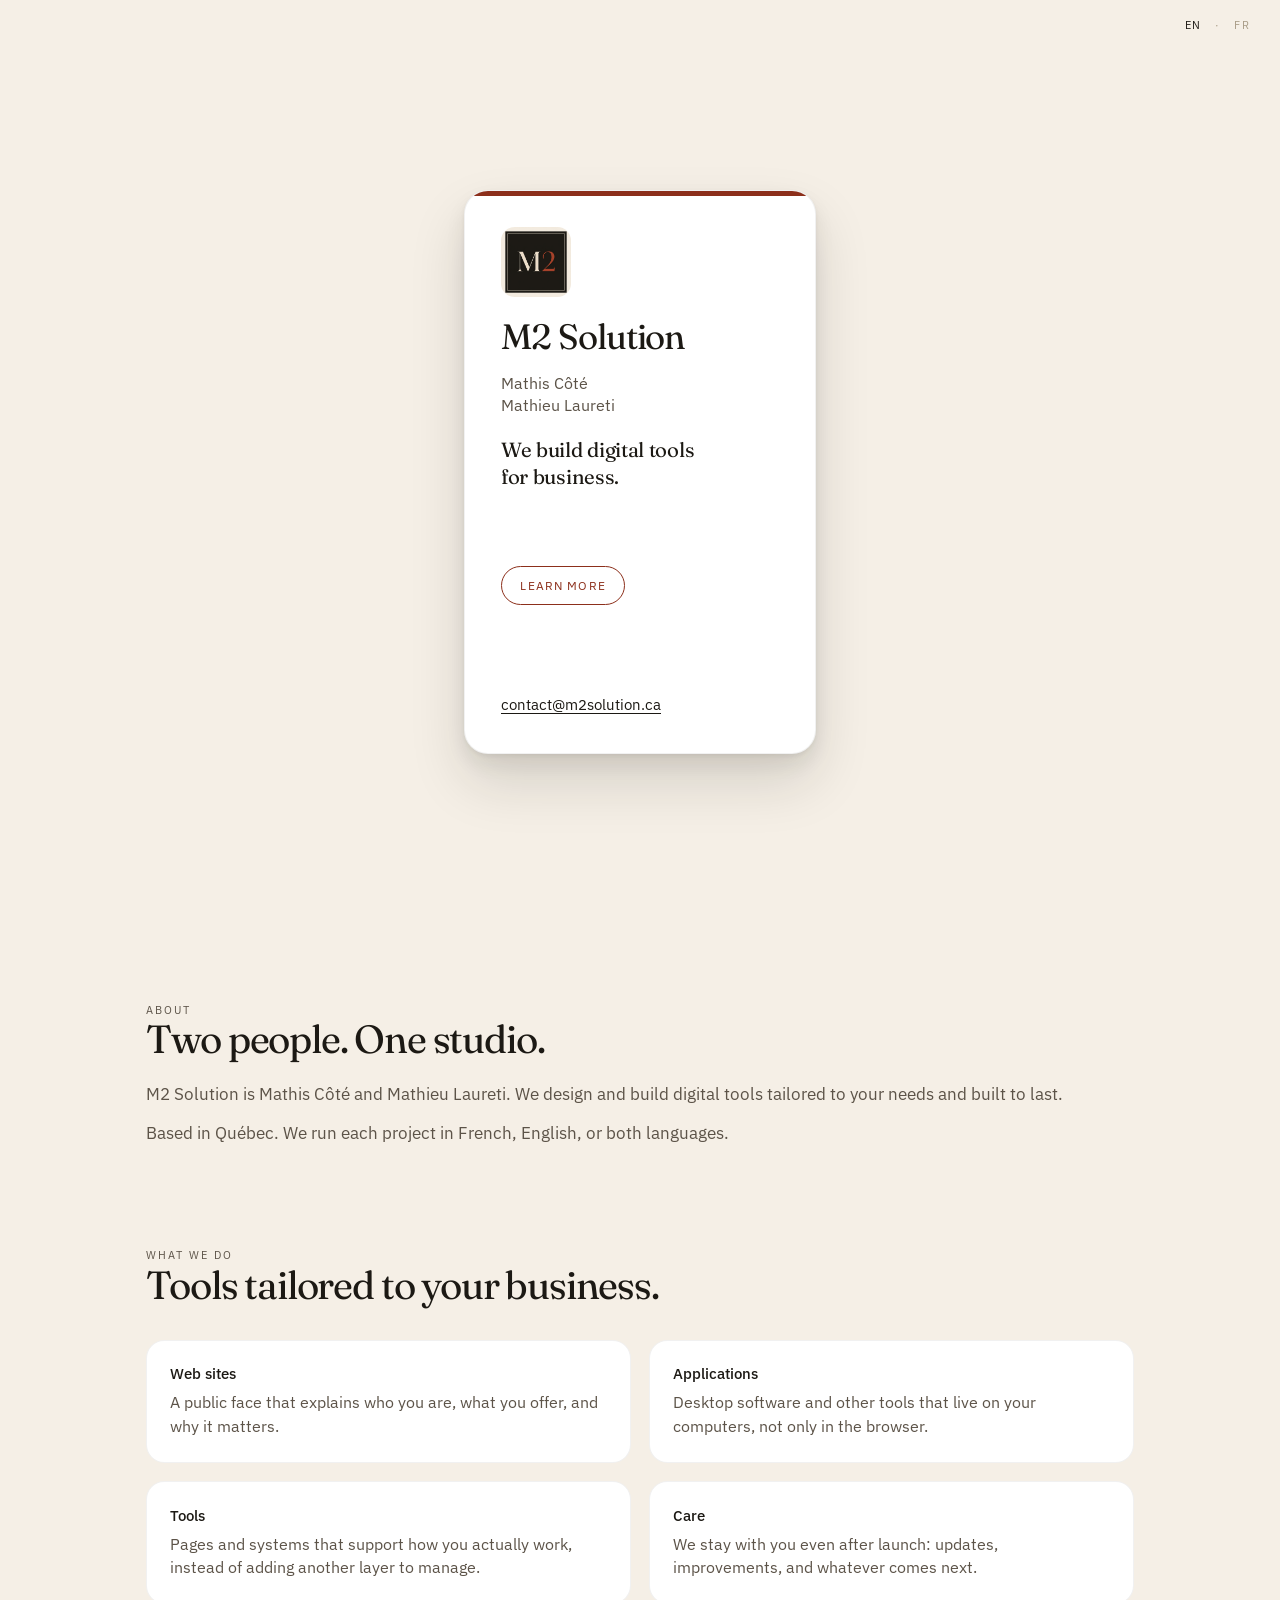
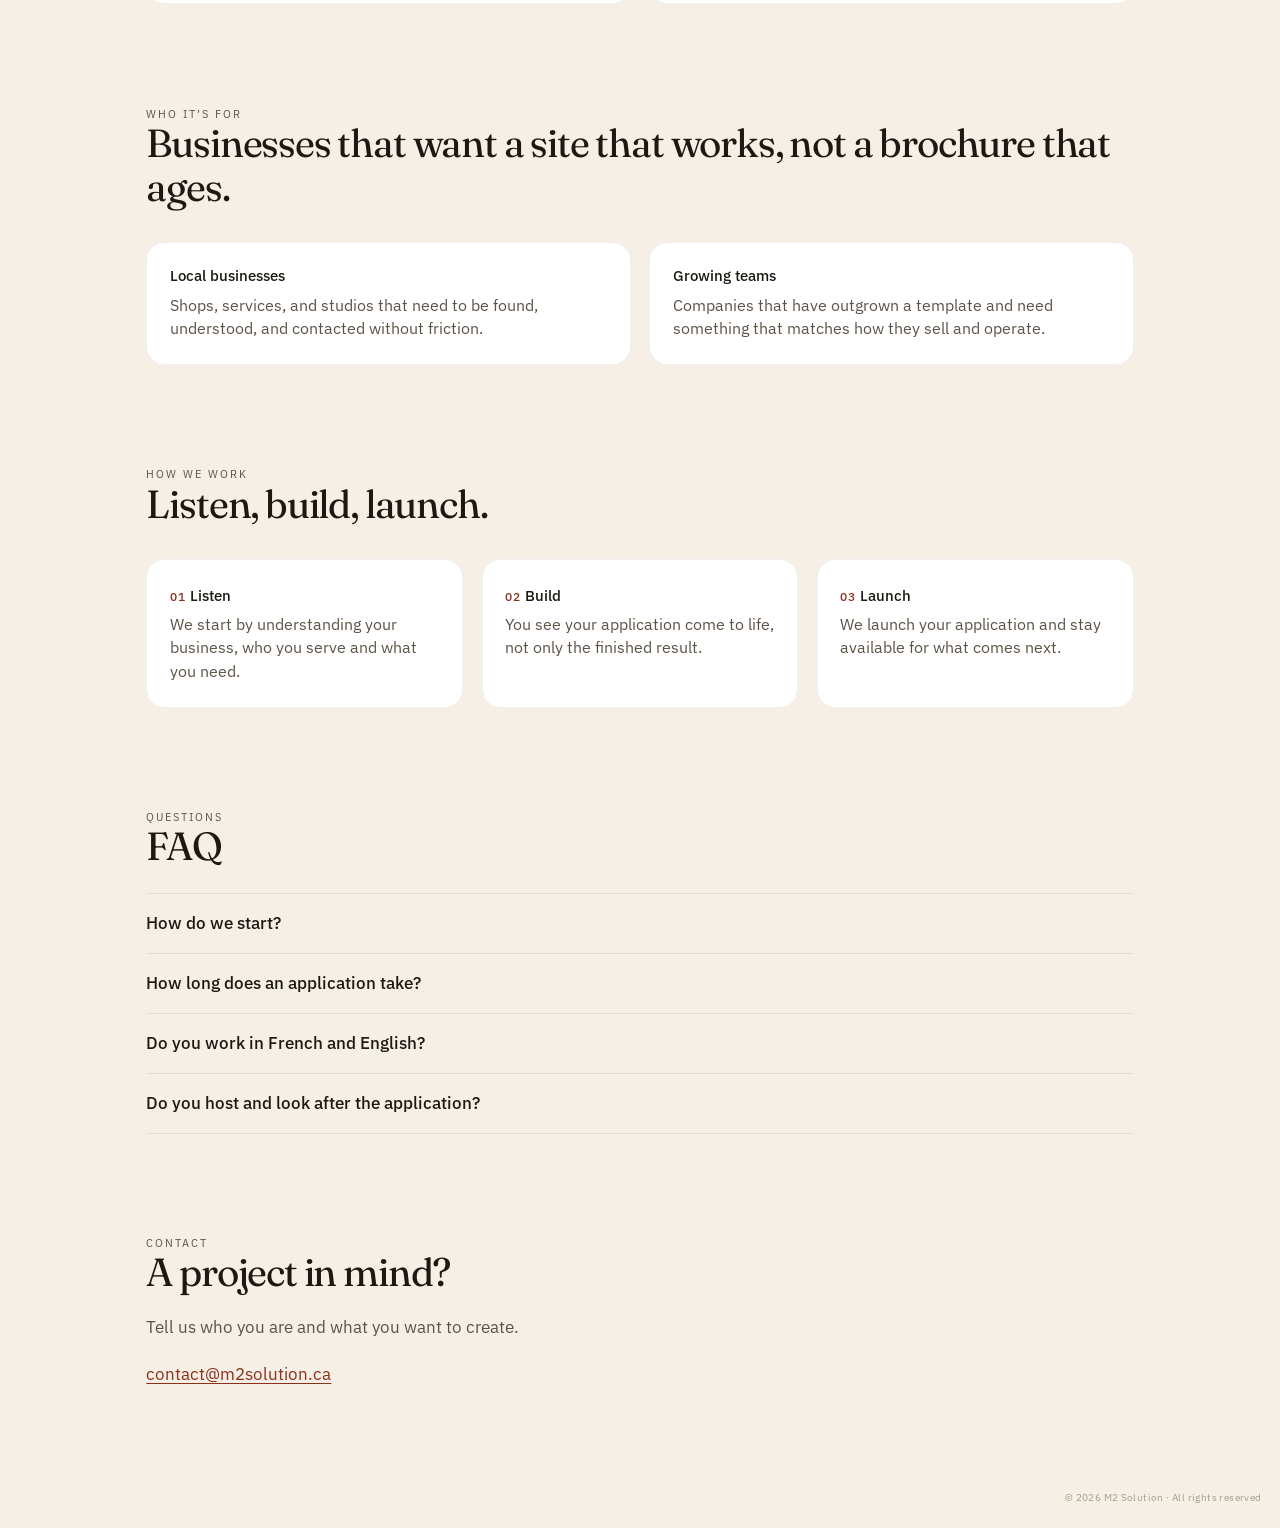
<file: site/index.html>
<!DOCTYPE html>
<html lang="en">
  <head>
    <meta charset="utf-8" />
    <meta
      name="viewport"
      content="width=device-width, initial-scale=1, viewport-fit=cover"
    />
    <title>M2 Solution</title>
    <meta
      name="description"
      content="M2 Solution. Mathis Côté and Mathieu Laureti. We build digital tools for business."
    />
    <link rel="canonical" href="https://m2solution.ca/" />
    <link rel="alternate" hreflang="en" href="https://m2solution.ca/" />
    <link rel="alternate" hreflang="fr" href="https://m2solution.ca/fr/" />
    <link rel="alternate" hreflang="x-default" href="https://m2solution.ca/" />
    <meta property="og:type" content="website" />
    <meta property="og:url" content="https://m2solution.ca/" />
    <meta property="og:title" content="M2 Solution" />
    <meta
      property="og:description"
      content="M2 Solution. Mathis Côté and Mathieu Laureti. We build digital tools for business."
    />
    <meta property="og:locale" content="en_CA" />
    <meta property="og:locale:alternate" content="fr_CA" />
    <link rel="preconnect" href="https://fonts.googleapis.com" />
    <link rel="preconnect" href="https://fonts.gstatic.com" crossorigin />
    <link
      href="https://fonts.googleapis.com/css2?family=Fraunces:opsz,wght@9..144,400;9..144,600&family=IBM+Plex+Sans:wght@400;500&display=swap"
      rel="stylesheet"
    />
    <link rel="stylesheet" href="styles.css?v=about1" />
  </head>
  <body>
    <header class="topbar" data-topbar>
      <a class="topbar-logo" href="#top">M2 Solution</a>
      <button
        class="menu-btn"
        type="button"
        data-menu-btn
        aria-expanded="false"
        aria-controls="site-menu"
        data-label-open="Open menu"
        data-label-close="Close menu"
        aria-label="Open menu"
      >
        <span class="menu-btn-icon" aria-hidden="true"></span>
      </button>
      <div class="menu" id="site-menu" data-menu>
        <nav class="sections" aria-label="Sections">
          <a href="#about">About</a>
          <a href="#work">Work</a>
          <a href="#for">For</a>
          <a href="#method">How</a>
          <a href="#faq">FAQ</a>
          <a href="#contact">Contact</a>
        </nav>
        <nav class="lang" aria-label="Language">
          <a href="./" hreflang="en" lang="en" aria-current="page">EN</a>
          <span aria-hidden="true">·</span>
          <a href="./fr/" hreflang="fr" lang="fr">FR</a>
        </nav>
      </div>
    </header>

    <section class="hero" id="top" data-hero>
      <nav class="lang hero-lang" aria-label="Language">
        <a href="./" hreflang="en" lang="en" aria-current="page">EN</a>
        <span aria-hidden="true">·</span>
        <a href="./fr/" hreflang="fr" lang="fr">FR</a>
      </nav>
      <article class="card">
        <img
          class="logo"
          src="logo.png"
          width="256"
          height="256"
          alt="M2 Solution"
        />
        <h1>M2 Solution</h1>
        <ul class="names">
          <li>Mathis Côté</li>
          <li>Mathieu Laureti</li>
        </ul>
        <p class="desc">We build digital tools for business.</p>
        <a class="more" href="#about" data-scroll-down>Learn more</a>
        <a class="card-mail" href="mailto:contact@m2solution.ca"
          >contact@m2solution.ca</a
        >
      </article>
    </section>

    <main>
      <section id="about" class="band reveal" data-reveal>
        <p class="kicker">About</p>
        <h2>Two people. One studio.</h2>
        <p>
          M2 Solution is Mathis Côté and Mathieu Laureti. We design and build
          digital tools tailored to your needs and built to last.
        </p>
        <p>
          Based in Québec. We run each project in French, English, or both
          languages.
        </p>
      </section>

      <section id="work" class="band reveal" data-reveal>
        <p class="kicker">What we do</p>
        <h2>Tools tailored to your business.</h2>
        <ul class="offers">
          <li>
            <h3>Web sites</h3>
            <p>
              A public face that explains who you are, what you offer, and why
              it matters.
            </p>
          </li>
          <li>
            <h3>Applications</h3>
            <p>
              Desktop software and other tools that live on your computers, not
              only in the browser.
            </p>
          </li>
          <li>
            <h3>Tools</h3>
            <p>
              Pages and systems that support how you actually work, instead of
              adding another layer to manage.
            </p>
          </li>
          <li>
            <h3>Care</h3>
            <p>
              We stay with you even after launch: updates, improvements, and
              whatever comes next.
            </p>
          </li>
        </ul>
      </section>

      <section id="for" class="band reveal" data-reveal>
        <p class="kicker">Who it’s for</p>
        <h2>Businesses that want a site that works, not a brochure that ages.</h2>
        <ul class="offers">
          <li>
            <h3>Local businesses</h3>
            <p>
              Shops, services, and studios that need to be found, understood,
              and contacted without friction.
            </p>
          </li>
          <li>
            <h3>Growing teams</h3>
            <p>
              Companies that have outgrown a template and need something that
              matches how they sell and operate.
            </p>
          </li>
        </ul>
      </section>

      <section id="method" class="band reveal" data-reveal>
        <p class="kicker">How we work</p>
        <h2>Listen, build, launch.</h2>
        <ol class="steps">
          <li>
            <h3>Listen</h3>
            <p>
              We start by understanding your business, who you serve and what
              you need.
            </p>
          </li>
          <li>
            <h3>Build</h3>
            <p>
              You see your application come to life, not only the finished
              result.
            </p>
          </li>
          <li>
            <h3>Launch</h3>
            <p>
              We launch your application and stay available for what comes
              next.
            </p>
          </li>
        </ol>
      </section>

      <section id="faq" class="band reveal" data-reveal>
        <p class="kicker">Questions</p>
        <h2>FAQ</h2>
        <div class="faq">
          <details>
            <summary>How do we start?</summary>
            <p>
              Write to
              <a href="mailto:contact@m2solution.ca">contact@m2solution.ca</a>
              with a few lines on the business and what you need.
            </p>
          </details>
          <details>
            <summary>How long does an application take?</summary>
            <p>
              It depends on the scope of your project. Once the requirements
              are set, we can give you a reliable estimate.
            </p>
          </details>
          <details>
            <summary>Do you work in French and English?</summary>
            <p>
              Yes. The studio is bilingual. We can create translated
              applications for you.
            </p>
          </details>
          <details>
            <summary>Do you host and look after the application?</summary>
            <p>
              Yes. We can launch it and handle hosting and the domain when
              needed. We also offer a maintenance service.
            </p>
          </details>
        </div>
      </section>

      <section id="contact" class="band reveal" data-reveal>
        <p class="kicker">Contact</p>
        <h2>A project in mind?</h2>
        <p>Tell us who you are and what you want to create.</p>
        <a class="mail" href="mailto:contact@m2solution.ca"
          >contact@m2solution.ca</a
        >
      </section>
    </main>

    <footer class="legal">
      <p>© 2026 M2 Solution · All rights reserved</p>
    </footer>
    <script src="site.js?v=about1" defer></script>
  </body>
</html>
</file>
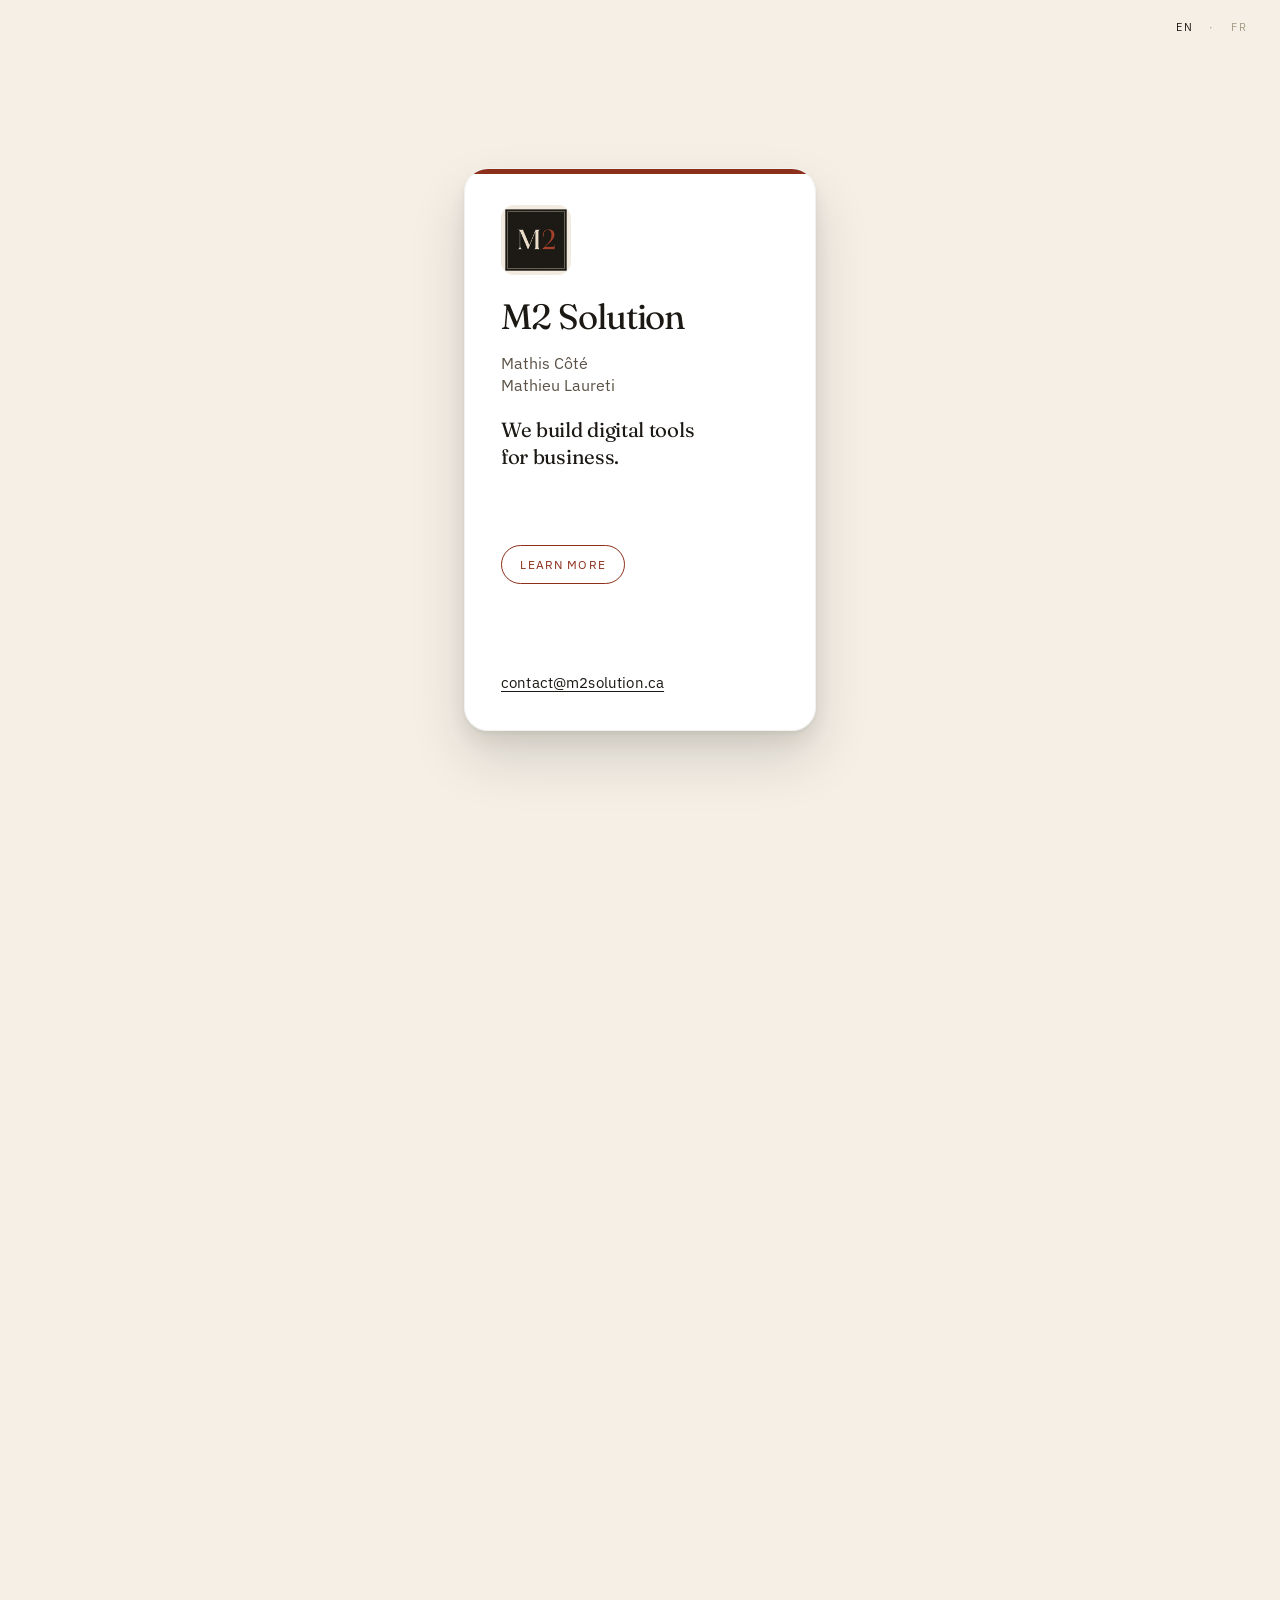
<file: archive/v1/index.html>
<!DOCTYPE html>
<html lang="en">
  <head>
    <meta charset="utf-8" />
    <meta
      name="viewport"
      content="width=device-width, initial-scale=1, viewport-fit=cover"
    />
    <title>M2 Solution</title>
    <meta
      name="description"
      content="M2 Solution. Mathis Côté and Mathieu Laureti. We build digital tools for business."
    />
    <link rel="canonical" href="https://m2solution.ca/v1/" />
    <link rel="alternate" hreflang="en" href="https://m2solution.ca/v1/" />
    <link rel="alternate" hreflang="fr" href="https://m2solution.ca/v1/fr/" />
    <link rel="alternate" hreflang="x-default" href="https://m2solution.ca/" />
    <meta property="og:type" content="website" />
    <meta property="og:url" content="https://m2solution.ca/v1/" />
    <meta property="og:title" content="M2 Solution" />
    <meta
      property="og:description"
      content="M2 Solution. Mathis Côté and Mathieu Laureti. We build digital tools for business."
    />
    <meta property="og:locale" content="en_CA" />
    <meta property="og:locale:alternate" content="fr_CA" />
    <link rel="preconnect" href="https://fonts.googleapis.com" />
    <link rel="preconnect" href="https://fonts.gstatic.com" crossorigin />
    <link
      href="https://fonts.googleapis.com/css2?family=Fraunces:opsz,wght@9..144,400;9..144,600&family=IBM+Plex+Sans:wght@400;500&display=swap"
      rel="stylesheet"
    />
    <link rel="stylesheet" href="styles.css?v=morebtn2" />
  </head>
  <body>
    <nav class="lang" aria-label="Language">
      <a href="./" hreflang="en" lang="en" aria-current="page">EN</a>
      <span aria-hidden="true">·</span>
      <a href="./fr/" hreflang="fr" lang="fr">FR</a>
    </nav>

    <div class="stage" data-flip-stage>
      <div class="pin" data-flip-pin>
        <header class="hero">
          <div class="flipper" data-flip-card>
            <article class="card face face-front">
              <img
                class="logo"
                src="../../site/logo.png"
                width="256"
                height="256"
                alt="M2 Solution"
              />
              <h1>M2 Solution</h1>
              <ul class="names">
                <li>Mathis Côté</li>
                <li>Mathieu Laureti</li>
              </ul>
              <p class="desc">We build digital tools for business.</p>
              <a class="more" data-flip-hint href="#about">Learn more</a>
              <a class="contact" href="mailto:contact@m2solution.ca"
                >contact@m2solution.ca</a
              >
            </article>
          </div>
        </header>
      </div>
    </div>

    <main data-flip-site>
      <header class="masthead">
        <p>M2 Solution</p>
      </header>

      <section id="work" class="panel">
        <p class="kicker">What we do</p>
        <h2>Tools tailored to your business.</h2>
        <ul class="offers">
          <li>
            <h3>Web sites</h3>
            <p>
              A public face that explains who you are, what you offer, and why
              it matters.
            </p>
          </li>
          <li>
            <h3>Applications</h3>
            <p>
              Desktop software and other tools that live on your computers, not
              only in the browser.
            </p>
          </li>
          <li>
            <h3>Tools</h3>
            <p>
              Pages and systems that support how you actually work, instead of
              adding another layer to manage.
            </p>
          </li>
          <li>
            <h3>Care</h3>
            <p>
              We stay with you even after launch: updates, improvements, and
              whatever comes next.
            </p>
          </li>
        </ul>
      </section>

      <section id="for" class="panel">
        <p class="kicker">Who it’s for</p>
        <h2>Businesses that want a site that works, not a brochure that ages.</h2>
        <ul class="offers">
          <li>
            <h3>Local businesses</h3>
            <p>
              Shops, services, and studios that need to be found, understood,
              and contacted without friction.
            </p>
          </li>
          <li>
            <h3>Growing teams</h3>
            <p>
              Companies that have outgrown a template and need something that
              matches how they sell and operate.
            </p>
          </li>
        </ul>
      </section>

      <section id="method" class="panel">
        <p class="kicker">How we work</p>
        <h2>Listen, build, launch.</h2>
        <ol class="steps">
          <li>
            <h3>Listen</h3>
            <p>
              We start by understanding your business, who you serve and what
              you need.
            </p>
          </li>
          <li>
            <h3>Build</h3>
            <p>
              You see your application come to life, not only the finished
              result.
            </p>
          </li>
          <li>
            <h3>Launch</h3>
            <p>
              We launch your application and stay available for what comes
              next.
            </p>
          </li>
        </ol>
      </section>

      <section id="faq" class="panel">
        <p class="kicker">Questions</p>
        <h2>FAQ</h2>
        <div class="faq">
          <details>
            <summary>How do we start?</summary>
            <p>
              Write to
              <a href="mailto:contact@m2solution.ca">contact@m2solution.ca</a>
              with a few lines on the business and what you need.
            </p>
          </details>
          <details>
            <summary>How long does an application take?</summary>
            <p>
              It depends on the scope of your project. Once the requirements
              are set, we can give you a reliable estimate.
            </p>
          </details>
          <details>
            <summary>Do you work in French and English?</summary>
            <p>
              Yes. The studio is bilingual. We can create translated
              applications for you.
            </p>
          </details>
          <details>
            <summary>Do you host and look after the application?</summary>
            <p>
              Yes. We can launch it and handle hosting and the domain when
              needed. We also offer a maintenance service.
            </p>
          </details>
        </div>
      </section>

      <section id="contact" class="panel">
        <p class="kicker">Contact</p>
        <h2>A project in mind?</h2>
        <p>
          Tell us who you are and what you want to create.
        </p>
        <a class="contact contact--block" href="mailto:contact@m2solution.ca"
          >contact@m2solution.ca</a
        >
      </section>

      <section id="about" class="panel">
        <p class="kicker">About</p>
        <h2>Two people. One studio.</h2>
        <p>
          M2 Solution is Mathis Côté and Mathieu Laureti. We design and build
          digital tools tailored to your needs and built to last.
        </p>
        <p>
          Based in Québec. We run each project in French, English, or both
          languages.
        </p>
      </section>
    </main>

    <footer class="legal">
      <p>© 2026 M2 Solution · All rights reserved</p>
    </footer>
    <script src="scroll.js?v=btnslow2" defer></script>
  </body>
</html>
</file>
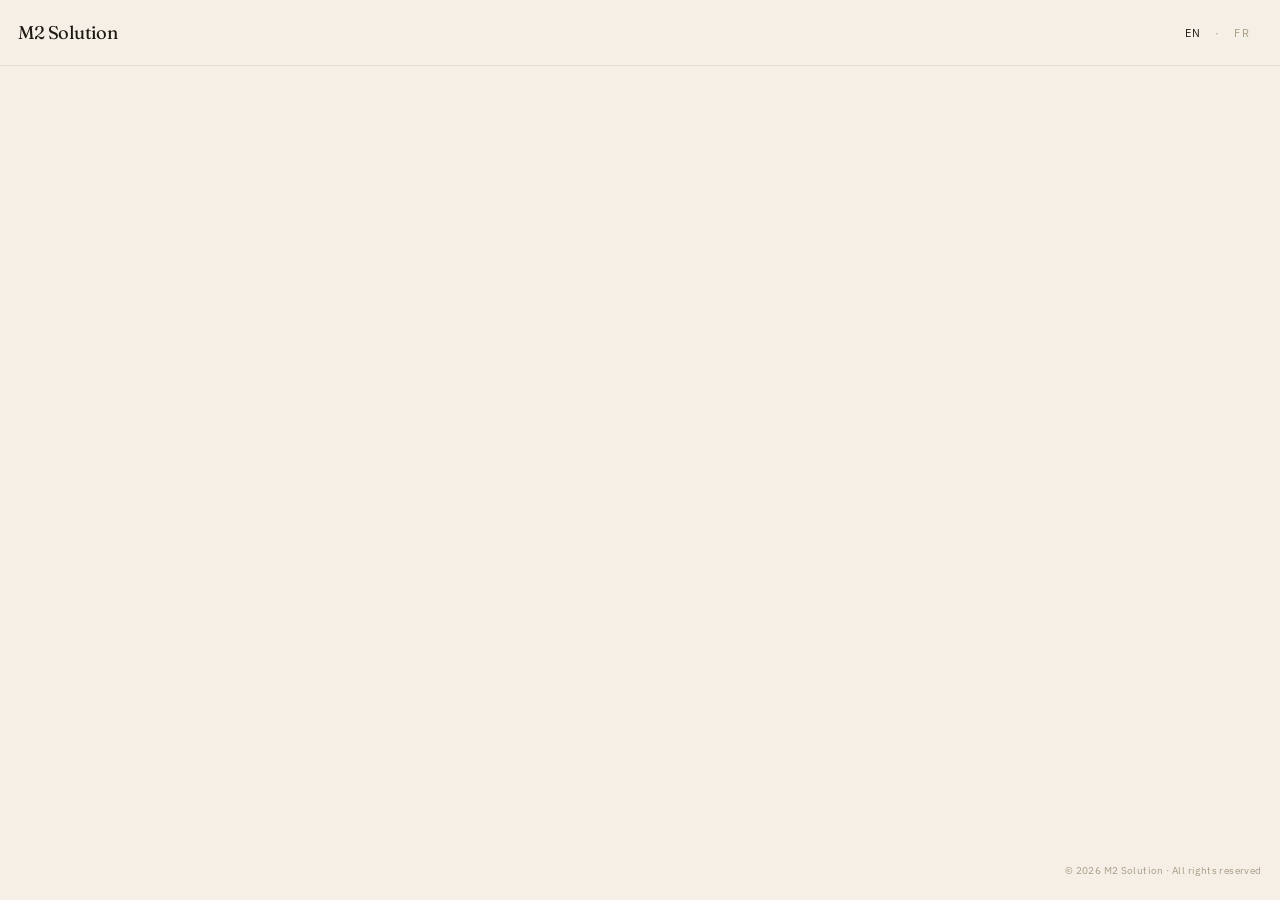
<file: site/about/index.html>
<!DOCTYPE html>
<html lang="en">
  <head>
    <meta charset="utf-8" />
    <meta
      name="viewport"
      content="width=device-width, initial-scale=1, viewport-fit=cover"
    />
    <meta name="robots" content="noindex" />
    <title>M2 Solution</title>
    <link rel="canonical" href="https://m2solution.ca/about/" />
    <link rel="alternate" hreflang="en" href="https://m2solution.ca/about/" />
    <link rel="alternate" hreflang="fr" href="https://m2solution.ca/fr/about/" />
    <link rel="preconnect" href="https://fonts.googleapis.com" />
    <link rel="preconnect" href="https://fonts.gstatic.com" crossorigin />
    <link
      href="https://fonts.googleapis.com/css2?family=Fraunces:opsz,wght@9..144,400;9..144,600&family=IBM+Plex+Sans:wght@400;500&display=swap"
      rel="stylesheet"
    />
    <link rel="stylesheet" href="../styles.css?v=about3" />
  </head>
  <body class="about-page">
    <header class="topbar is-on" data-topbar>
      <a class="topbar-logo" href="../">M2 Solution</a>
      <nav class="lang" aria-label="Language">
        <a href="./" hreflang="en" lang="en" aria-current="page">EN</a>
        <span aria-hidden="true">·</span>
        <a href="../fr/about/" hreflang="fr" lang="fr">FR</a>
      </nav>
    </header>
    <main data-people data-people-src="../people.json"></main>
    <footer class="legal">
      <p>© 2026 M2 Solution · All rights reserved</p>
    </footer>
    <script src="../site.js?v=about2" defer></script>
  </body>
</html>
</file>
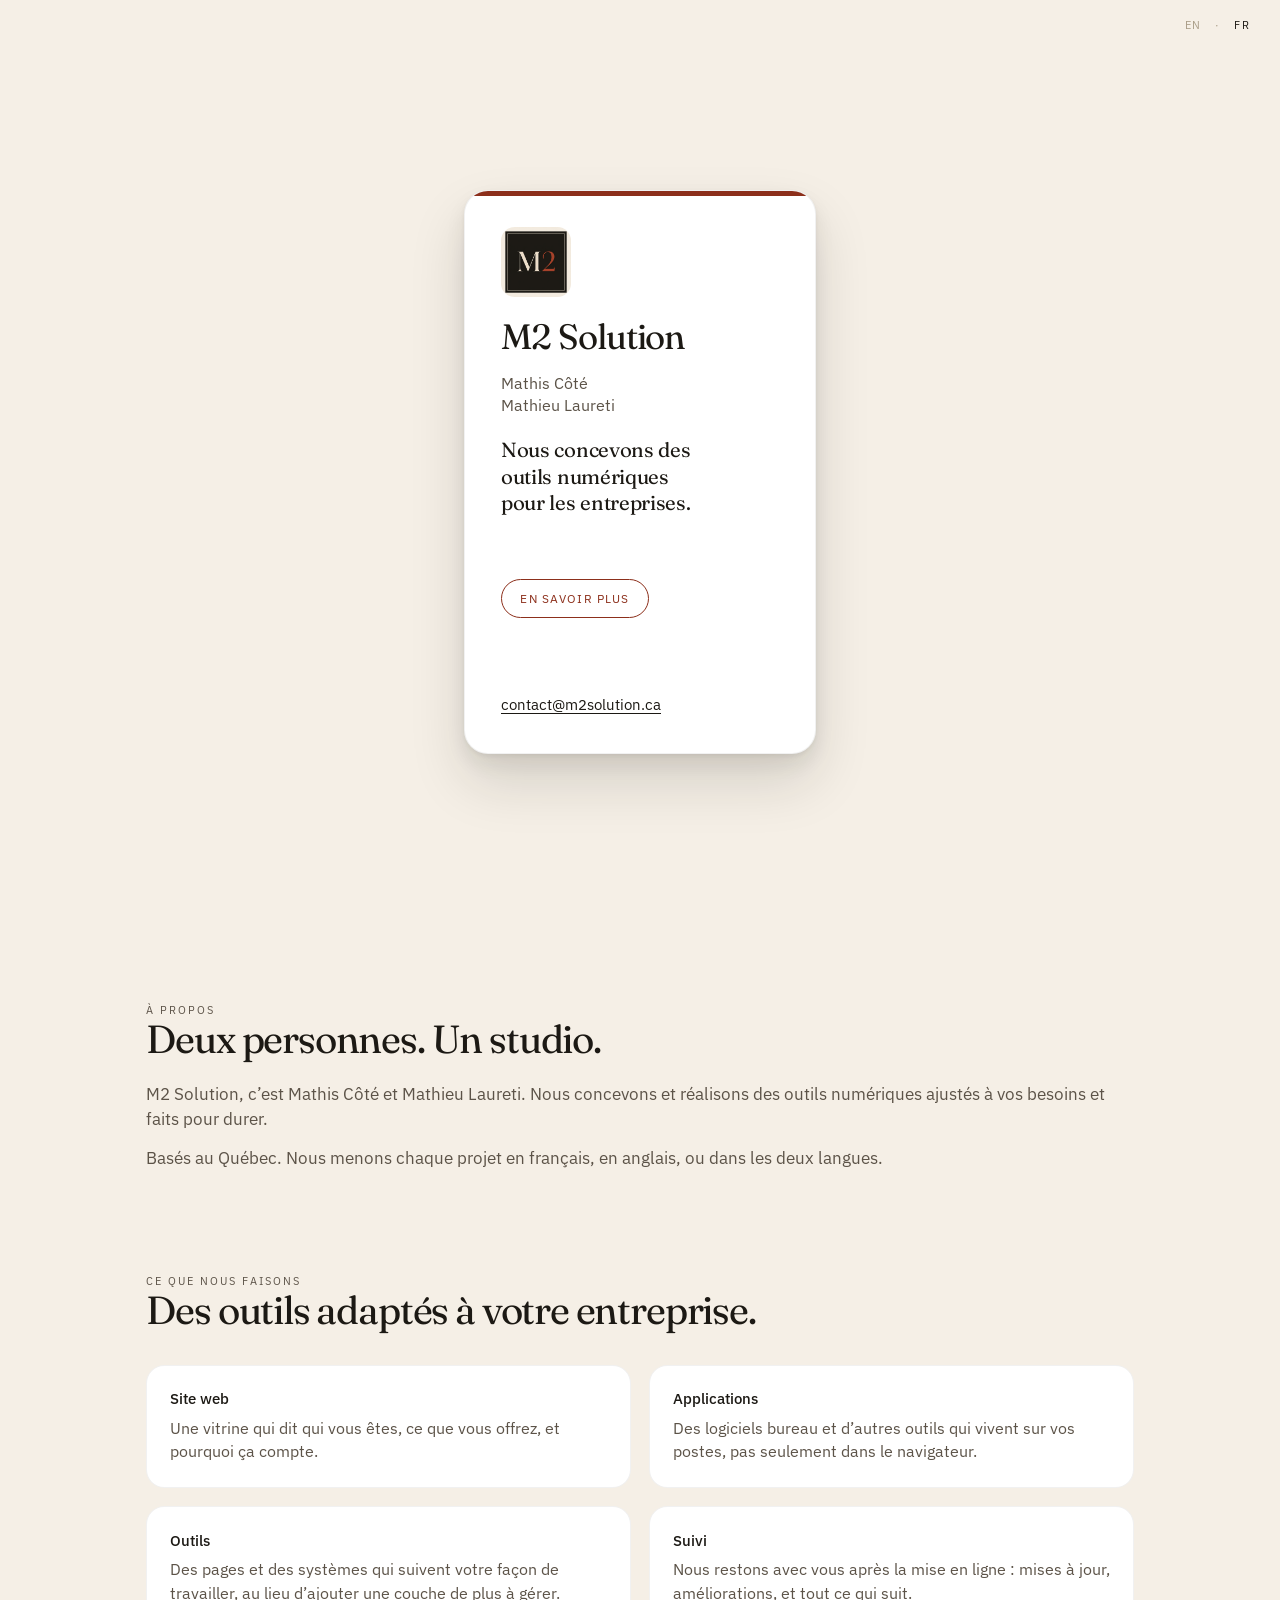
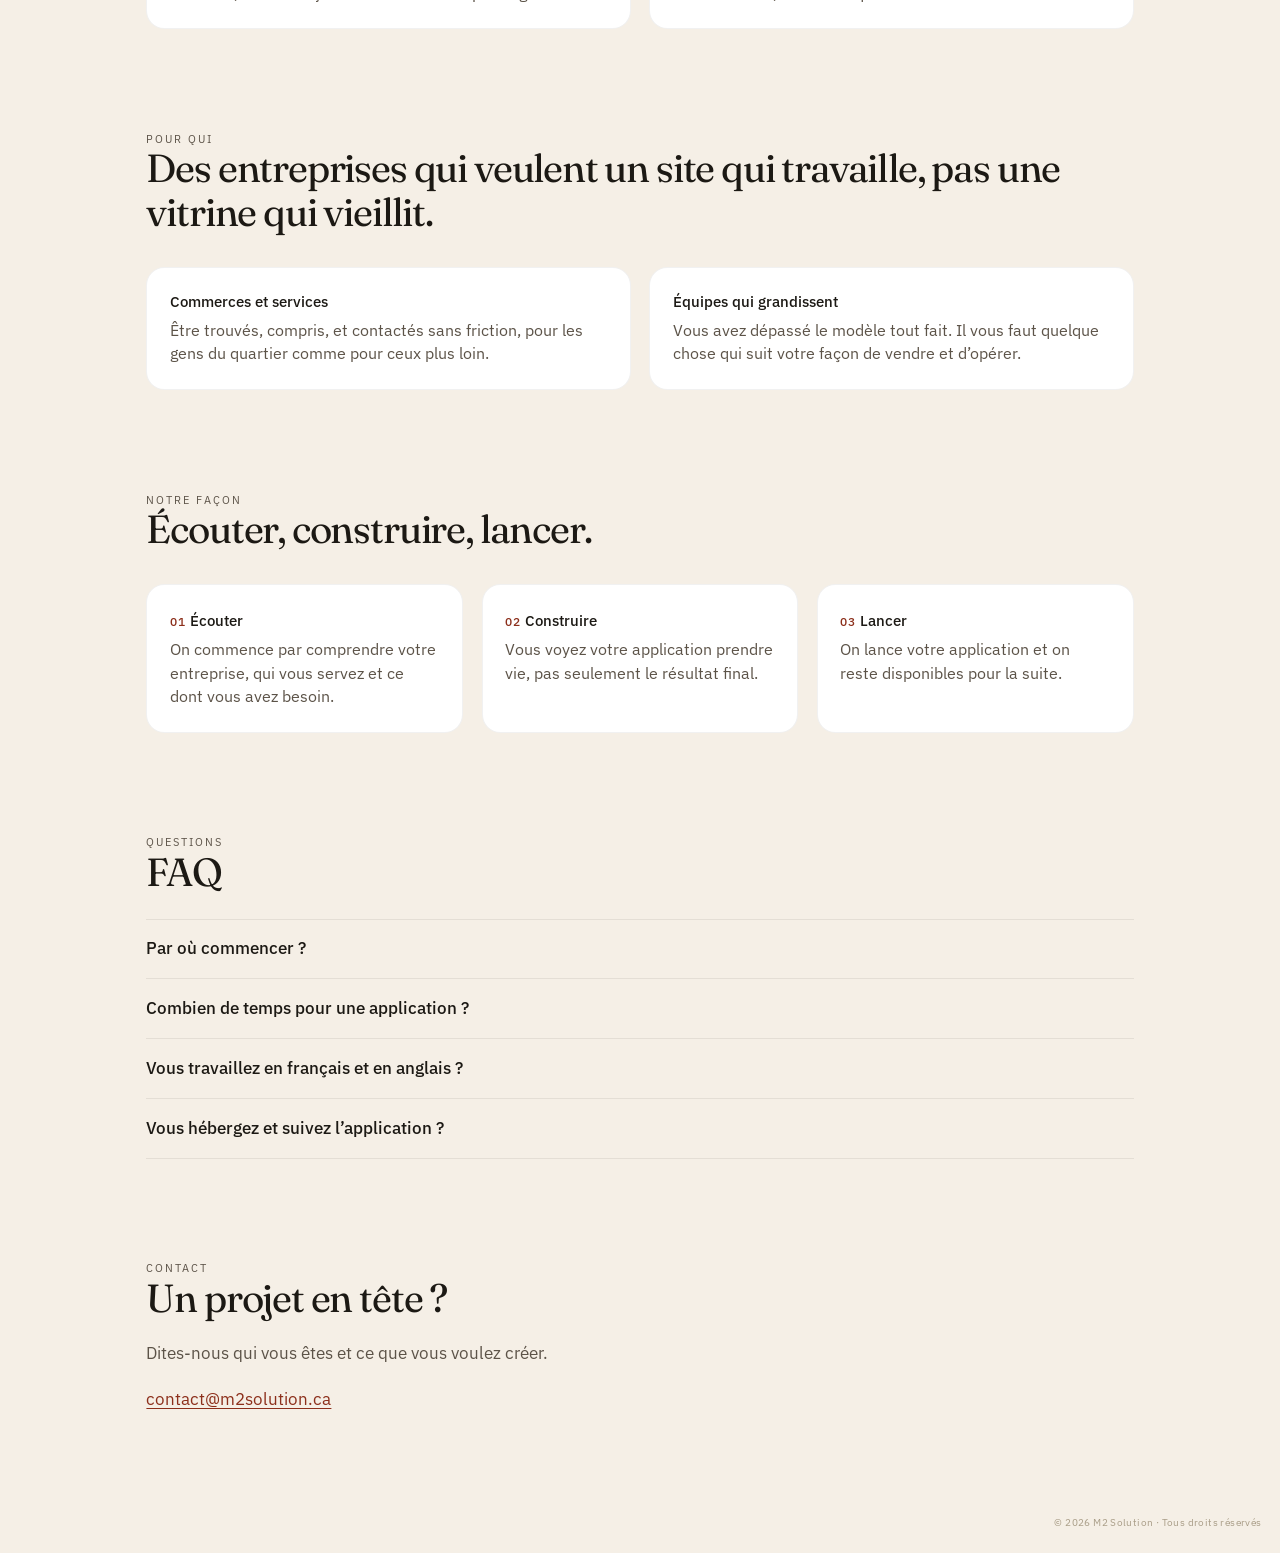
<file: site/fr/index.html>
<!DOCTYPE html>
<html lang="fr">
  <head>
    <meta charset="utf-8" />
    <meta
      name="viewport"
      content="width=device-width, initial-scale=1, viewport-fit=cover"
    />
    <title>M2 Solution</title>
    <meta
      name="description"
      content="M2 Solution. Mathis Côté et Mathieu Laureti. Nous concevons des outils numériques pour les entreprises."
    />
    <link rel="canonical" href="https://m2solution.ca/fr/" />
    <link rel="alternate" hreflang="en" href="https://m2solution.ca/" />
    <link rel="alternate" hreflang="fr" href="https://m2solution.ca/fr/" />
    <link rel="alternate" hreflang="x-default" href="https://m2solution.ca/" />
    <meta property="og:type" content="website" />
    <meta property="og:url" content="https://m2solution.ca/fr/" />
    <meta property="og:title" content="M2 Solution" />
    <meta
      property="og:description"
      content="M2 Solution. Mathis Côté et Mathieu Laureti. Nous concevons des outils numériques pour les entreprises."
    />
    <meta property="og:locale" content="fr_CA" />
    <meta property="og:locale:alternate" content="en_CA" />
    <link rel="preconnect" href="https://fonts.googleapis.com" />
    <link rel="preconnect" href="https://fonts.gstatic.com" crossorigin />
    <link
      href="https://fonts.googleapis.com/css2?family=Fraunces:opsz,wght@9..144,400;9..144,600&family=IBM+Plex+Sans:wght@400;500&display=swap"
      rel="stylesheet"
    />
    <link rel="stylesheet" href="../styles.css?v=about1" />
  </head>
  <body>
    <header class="topbar" data-topbar>
      <a class="topbar-logo" href="#top">M2 Solution</a>
      <button
        class="menu-btn"
        type="button"
        data-menu-btn
        aria-expanded="false"
        aria-controls="site-menu"
        data-label-open="Ouvrir le menu"
        data-label-close="Fermer le menu"
        aria-label="Ouvrir le menu"
      >
        <span class="menu-btn-icon" aria-hidden="true"></span>
      </button>
      <div class="menu" id="site-menu" data-menu>
        <nav class="sections" aria-label="Sections">
          <a href="#about">À propos</a>
          <a href="#work">Offre</a>
          <a href="#for">Pour qui</a>
          <a href="#method">Façon</a>
          <a href="#faq">FAQ</a>
          <a href="#contact">Contact</a>
        </nav>
        <nav class="lang" aria-label="Langue">
          <a href="../" hreflang="en" lang="en">EN</a>
          <span aria-hidden="true">·</span>
          <a href="./" hreflang="fr" lang="fr" aria-current="page">FR</a>
        </nav>
      </div>
    </header>

    <section class="hero" id="top" data-hero>
      <nav class="lang hero-lang" aria-label="Langue">
        <a href="../" hreflang="en" lang="en">EN</a>
        <span aria-hidden="true">·</span>
        <a href="./" hreflang="fr" lang="fr" aria-current="page">FR</a>
      </nav>
      <article class="card">
        <img
          class="logo"
          src="../logo.png"
          width="256"
          height="256"
          alt="M2 Solution"
        />
        <h1>M2 Solution</h1>
        <ul class="names">
          <li>Mathis Côté</li>
          <li>Mathieu Laureti</li>
        </ul>
        <p class="desc">
          Nous concevons des outils numériques pour les entreprises.
        </p>
        <a class="more" href="#about" data-scroll-down>En savoir plus</a>
        <a class="card-mail" href="mailto:contact@m2solution.ca"
          >contact@m2solution.ca</a
        >
      </article>
    </section>

    <main>
      <section id="about" class="band reveal" data-reveal>
        <p class="kicker">À propos</p>
        <h2>Deux personnes. Un studio.</h2>
        <p>
          M2 Solution, c’est Mathis Côté et Mathieu Laureti. Nous concevons et
          réalisons des outils numériques ajustés à vos besoins et faits pour
          durer.
        </p>
        <p>
          Basés au Québec. Nous menons chaque projet en français, en anglais,
          ou dans les deux langues.
        </p>
      </section>

      <section id="work" class="band reveal" data-reveal>
        <p class="kicker">Ce que nous faisons</p>
        <h2>Des outils adaptés à votre entreprise.</h2>
        <ul class="offers">
          <li>
            <h3>Site web</h3>
            <p>
              Une vitrine qui dit qui vous êtes, ce que vous offrez, et pourquoi
              ça compte.
            </p>
          </li>
          <li>
            <h3>Applications</h3>
            <p>
              Des logiciels bureau et d’autres outils qui vivent sur vos
              postes, pas seulement dans le navigateur.
            </p>
          </li>
          <li>
            <h3>Outils</h3>
            <p>
              Des pages et des systèmes qui suivent votre façon de travailler,
              au lieu d’ajouter une couche de plus à gérer.
            </p>
          </li>
          <li>
            <h3>Suivi</h3>
            <p>
              Nous restons avec vous après la mise en ligne : mises à jour,
              améliorations, et tout ce qui suit.
            </p>
          </li>
        </ul>
      </section>

      <section id="for" class="band reveal" data-reveal>
        <p class="kicker">Pour qui</p>
        <h2>Des entreprises qui veulent un site qui travaille, pas une vitrine qui vieillit.</h2>
        <ul class="offers">
          <li>
            <h3>Commerces et services</h3>
            <p>
              Être trouvés, compris, et contactés sans friction, pour les
              gens du quartier comme pour ceux plus loin.
            </p>
          </li>
          <li>
            <h3>Équipes qui grandissent</h3>
            <p>
              Vous avez dépassé le modèle tout fait. Il vous faut quelque chose
              qui suit votre façon de vendre et d’opérer.
            </p>
          </li>
        </ul>
      </section>

      <section id="method" class="band reveal" data-reveal>
        <p class="kicker">Notre façon</p>
        <h2>Écouter, construire, lancer.</h2>
        <ol class="steps">
          <li>
            <h3>Écouter</h3>
            <p>
              On commence par comprendre votre entreprise, qui vous servez
              et ce dont vous avez besoin.
            </p>
          </li>
          <li>
            <h3>Construire</h3>
            <p>
              Vous voyez votre application prendre vie, pas seulement le
              résultat final.
            </p>
          </li>
          <li>
            <h3>Lancer</h3>
            <p>
              On lance votre application et on reste disponibles pour la suite.
            </p>
          </li>
        </ol>
      </section>

      <section id="faq" class="band reveal" data-reveal>
        <p class="kicker">Questions</p>
        <h2>FAQ</h2>
        <div class="faq">
          <details>
            <summary>Par où commencer&nbsp;?</summary>
            <p>
              Écrivez à
              <a href="mailto:contact@m2solution.ca">contact@m2solution.ca</a>
              avec quelques lignes sur l’entreprise et ce dont vous avez
              besoin.
            </p>
          </details>
          <details>
            <summary>Combien de temps pour une application&nbsp;?</summary>
            <p>
              Ça dépend de l’ampleur de votre projet. Une fois les exigences
              établies, nous serons en mesure de vous fournir une estimation
              fiable.
            </p>
          </details>
          <details>
            <summary>Vous travaillez en français et en anglais&nbsp;?</summary>
            <p>
              Oui. Le studio est bilingue. Nous sommes en mesure de vous
              créer des applications traduites.
            </p>
          </details>
          <details>
            <summary>Vous hébergez et suivez l’application&nbsp;?</summary>
            <p>
              Oui. On peut la lancer, s’occuper de l’hébergement et du domaine
              s’il le faut. Nous offrons aussi un service de maintenance.
            </p>
          </details>
        </div>
      </section>

      <section id="contact" class="band reveal" data-reveal>
        <p class="kicker">Contact</p>
        <h2>Un projet en tête&nbsp;?</h2>
        <p>Dites-nous qui vous êtes et ce que vous voulez créer.</p>
        <a class="mail" href="mailto:contact@m2solution.ca"
          >contact@m2solution.ca</a
        >
      </section>
    </main>

    <footer class="legal">
      <p>© 2026 M2 Solution · Tous droits réservés</p>
    </footer>
    <script src="../site.js?v=about1" defer></script>
  </body>
</html>
</file>
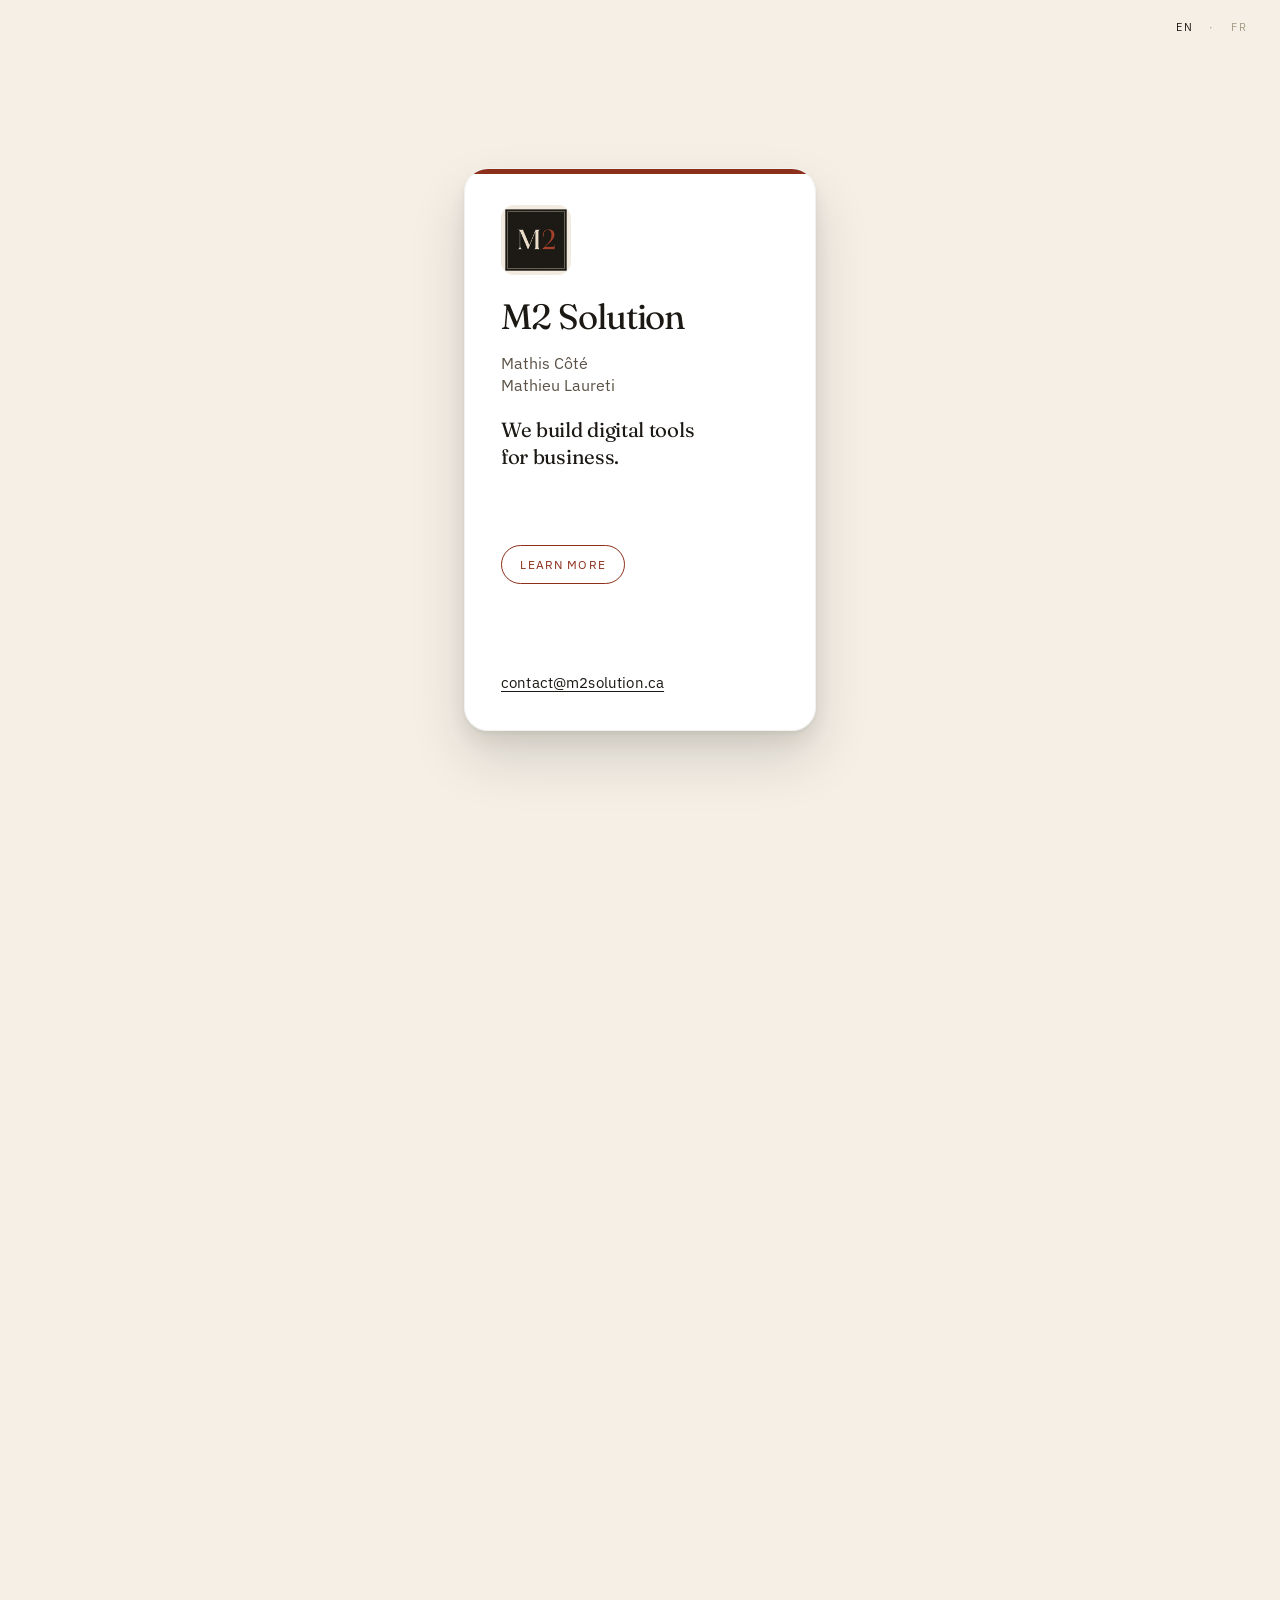
<file: site/v1/index.html>
<!DOCTYPE html>
<html lang="en">
  <head>
    <meta charset="utf-8" />
    <meta
      name="viewport"
      content="width=device-width, initial-scale=1, viewport-fit=cover"
    />
    <title>M2 Solution</title>
    <meta
      name="description"
      content="M2 Solution. Mathis Côté and Mathieu Laureti. We build digital tools for business."
    />
    <link rel="canonical" href="https://m2solution.ca/v1/" />
    <link rel="alternate" hreflang="en" href="https://m2solution.ca/v1/" />
    <link rel="alternate" hreflang="fr" href="https://m2solution.ca/v1/fr/" />
    <link rel="alternate" hreflang="x-default" href="https://m2solution.ca/" />
    <meta property="og:type" content="website" />
    <meta property="og:url" content="https://m2solution.ca/v1/" />
    <meta property="og:title" content="M2 Solution" />
    <meta
      property="og:description"
      content="M2 Solution. Mathis Côté and Mathieu Laureti. We build digital tools for business."
    />
    <meta property="og:locale" content="en_CA" />
    <meta property="og:locale:alternate" content="fr_CA" />
    <link rel="preconnect" href="https://fonts.googleapis.com" />
    <link rel="preconnect" href="https://fonts.gstatic.com" crossorigin />
    <link
      href="https://fonts.googleapis.com/css2?family=Fraunces:opsz,wght@9..144,400;9..144,600&family=IBM+Plex+Sans:wght@400;500&display=swap"
      rel="stylesheet"
    />
    <link rel="stylesheet" href="styles.css?v=morebtn2" />
  </head>
  <body>
    <nav class="lang" aria-label="Language">
      <a href="./" hreflang="en" lang="en" aria-current="page">EN</a>
      <span aria-hidden="true">·</span>
      <a href="./fr/" hreflang="fr" lang="fr">FR</a>
    </nav>

    <div class="stage" data-flip-stage>
      <div class="pin" data-flip-pin>
        <header class="hero">
          <div class="flipper" data-flip-card>
            <article class="card face face-front">
              <img
                class="logo"
                src="../logo.png"
                width="256"
                height="256"
                alt="M2 Solution"
              />
              <h1>M2 Solution</h1>
              <ul class="names">
                <li>Mathis Côté</li>
                <li>Mathieu Laureti</li>
              </ul>
              <p class="desc">We build digital tools for business.</p>
              <a class="more" data-flip-hint href="#about">Learn more</a>
              <a class="contact" href="mailto:contact@m2solution.ca"
                >contact@m2solution.ca</a
              >
            </article>
          </div>
        </header>
      </div>
    </div>

    <main data-flip-site>
      <header class="masthead">
        <p>M2 Solution</p>
      </header>

      <section id="work" class="panel">
        <p class="kicker">What we do</p>
        <h2>Tools tailored to your business.</h2>
        <ul class="offers">
          <li>
            <h3>Web sites</h3>
            <p>
              A public face that explains who you are, what you offer, and why
              it matters.
            </p>
          </li>
          <li>
            <h3>Applications</h3>
            <p>
              Desktop software and other tools that live on your computers, not
              only in the browser.
            </p>
          </li>
          <li>
            <h3>Tools</h3>
            <p>
              Pages and systems that support how you actually work, instead of
              adding another layer to manage.
            </p>
          </li>
          <li>
            <h3>Care</h3>
            <p>
              We stay with you even after launch: updates, improvements, and
              whatever comes next.
            </p>
          </li>
        </ul>
      </section>

      <section id="for" class="panel">
        <p class="kicker">Who it’s for</p>
        <h2>Businesses that want a site that works, not a brochure that ages.</h2>
        <ul class="offers">
          <li>
            <h3>Local businesses</h3>
            <p>
              Shops, services, and studios that need to be found, understood,
              and contacted without friction.
            </p>
          </li>
          <li>
            <h3>Growing teams</h3>
            <p>
              Companies that have outgrown a template and need something that
              matches how they sell and operate.
            </p>
          </li>
        </ul>
      </section>

      <section id="method" class="panel">
        <p class="kicker">How we work</p>
        <h2>Listen, build, launch.</h2>
        <ol class="steps">
          <li>
            <h3>Listen</h3>
            <p>
              We start by understanding your business, who you serve and what
              you need.
            </p>
          </li>
          <li>
            <h3>Build</h3>
            <p>
              You see your application come to life, not only the finished
              result.
            </p>
          </li>
          <li>
            <h3>Launch</h3>
            <p>
              We launch your application and stay available for what comes
              next.
            </p>
          </li>
        </ol>
      </section>

      <section id="faq" class="panel">
        <p class="kicker">Questions</p>
        <h2>FAQ</h2>
        <div class="faq">
          <details>
            <summary>How do we start?</summary>
            <p>
              Write to
              <a href="mailto:contact@m2solution.ca">contact@m2solution.ca</a>
              with a few lines on the business and what you need.
            </p>
          </details>
          <details>
            <summary>How long does an application take?</summary>
            <p>
              It depends on the scope of your project. Once the requirements
              are set, we can give you a reliable estimate.
            </p>
          </details>
          <details>
            <summary>Do you work in French and English?</summary>
            <p>
              Yes. The studio is bilingual. We can create translated
              applications for you.
            </p>
          </details>
          <details>
            <summary>Do you host and look after the application?</summary>
            <p>
              Yes. We can launch it and handle hosting and the domain when
              needed. We also offer a maintenance service.
            </p>
          </details>
        </div>
      </section>

      <section id="contact" class="panel">
        <p class="kicker">Contact</p>
        <h2>A project in mind?</h2>
        <p>
          Tell us who you are and what you want to create.
        </p>
        <a class="contact contact--block" href="mailto:contact@m2solution.ca"
          >contact@m2solution.ca</a
        >
      </section>

      <section id="about" class="panel">
        <p class="kicker">About</p>
        <h2>Two people. One studio.</h2>
        <p>
          M2 Solution is Mathis Côté and Mathieu Laureti. We design and build
          digital tools tailored to your needs and built to last.
        </p>
        <p>
          Based in Québec. We run each project in French, English, or both
          languages.
        </p>
      </section>
    </main>

    <footer class="legal">
      <p>© 2026 M2 Solution · All rights reserved</p>
    </footer>
    <script src="scroll.js?v=btnslow2" defer></script>
  </body>
</html>
</file>
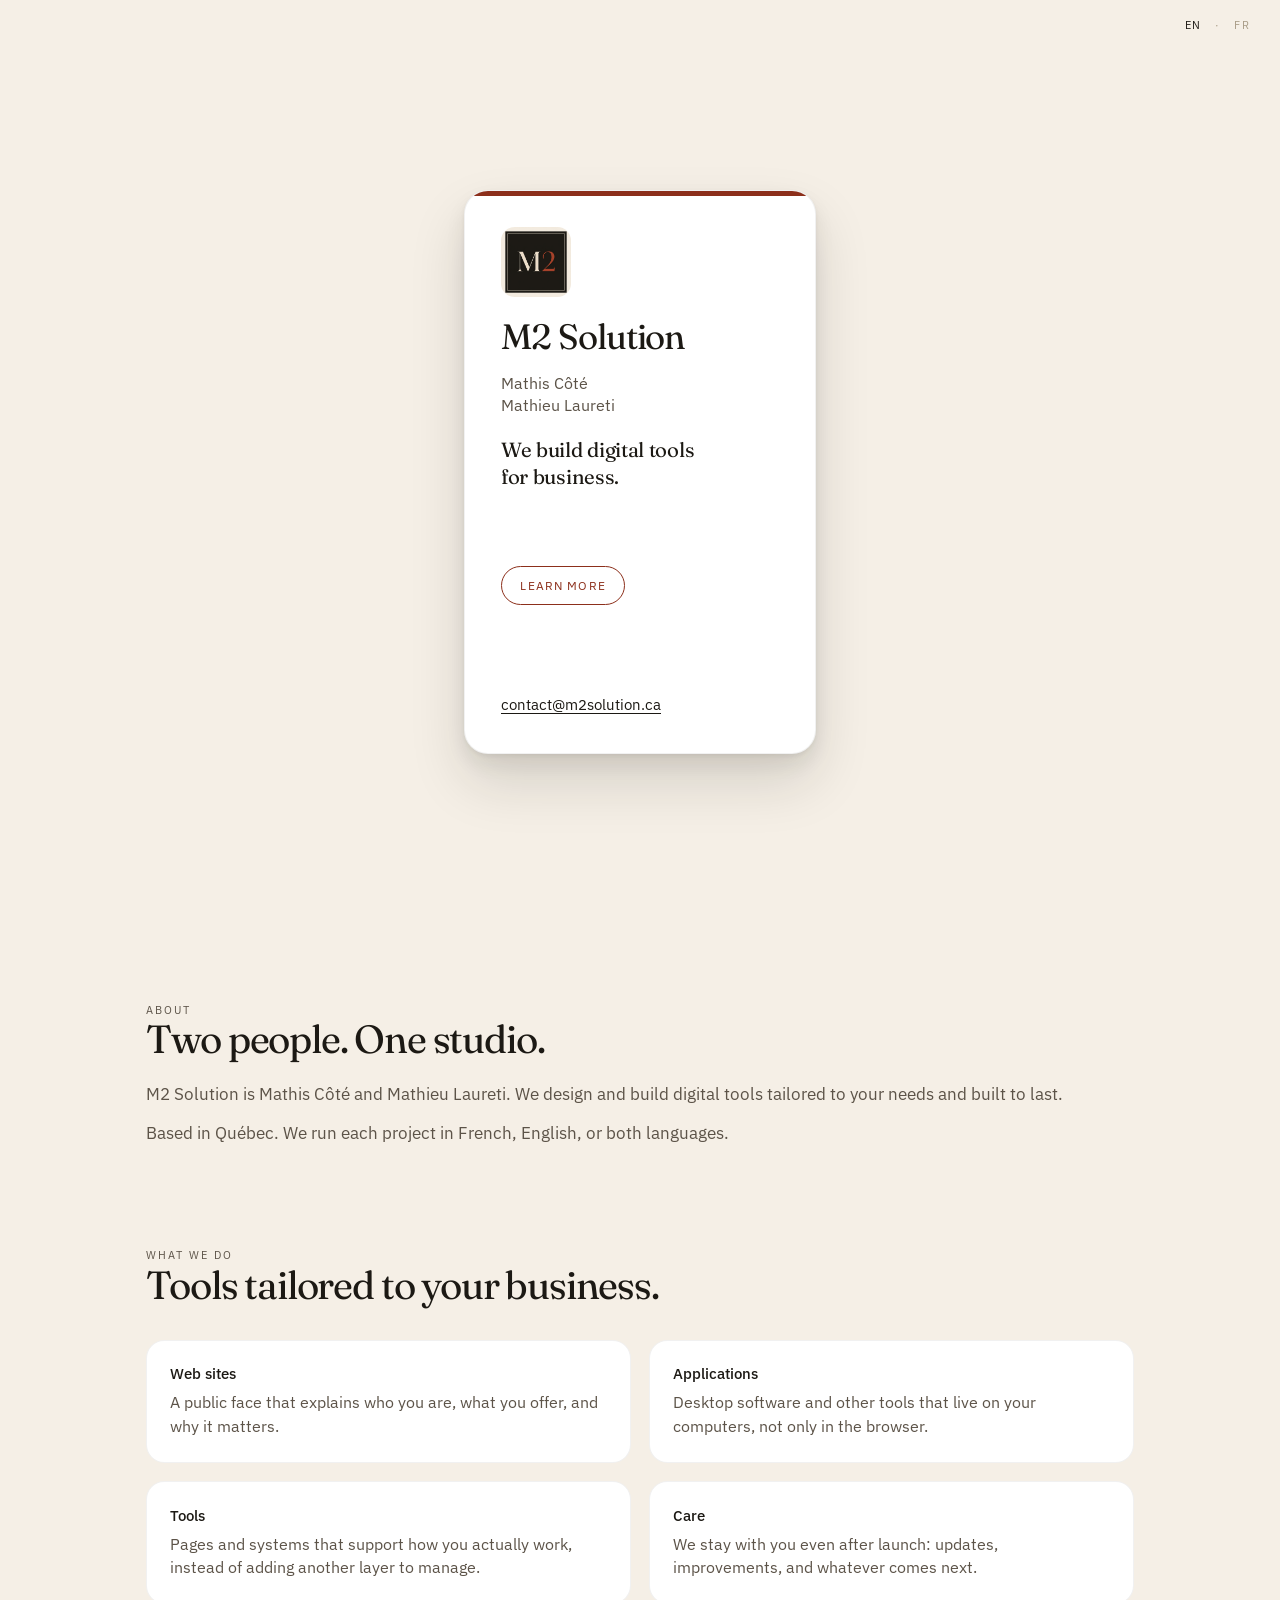
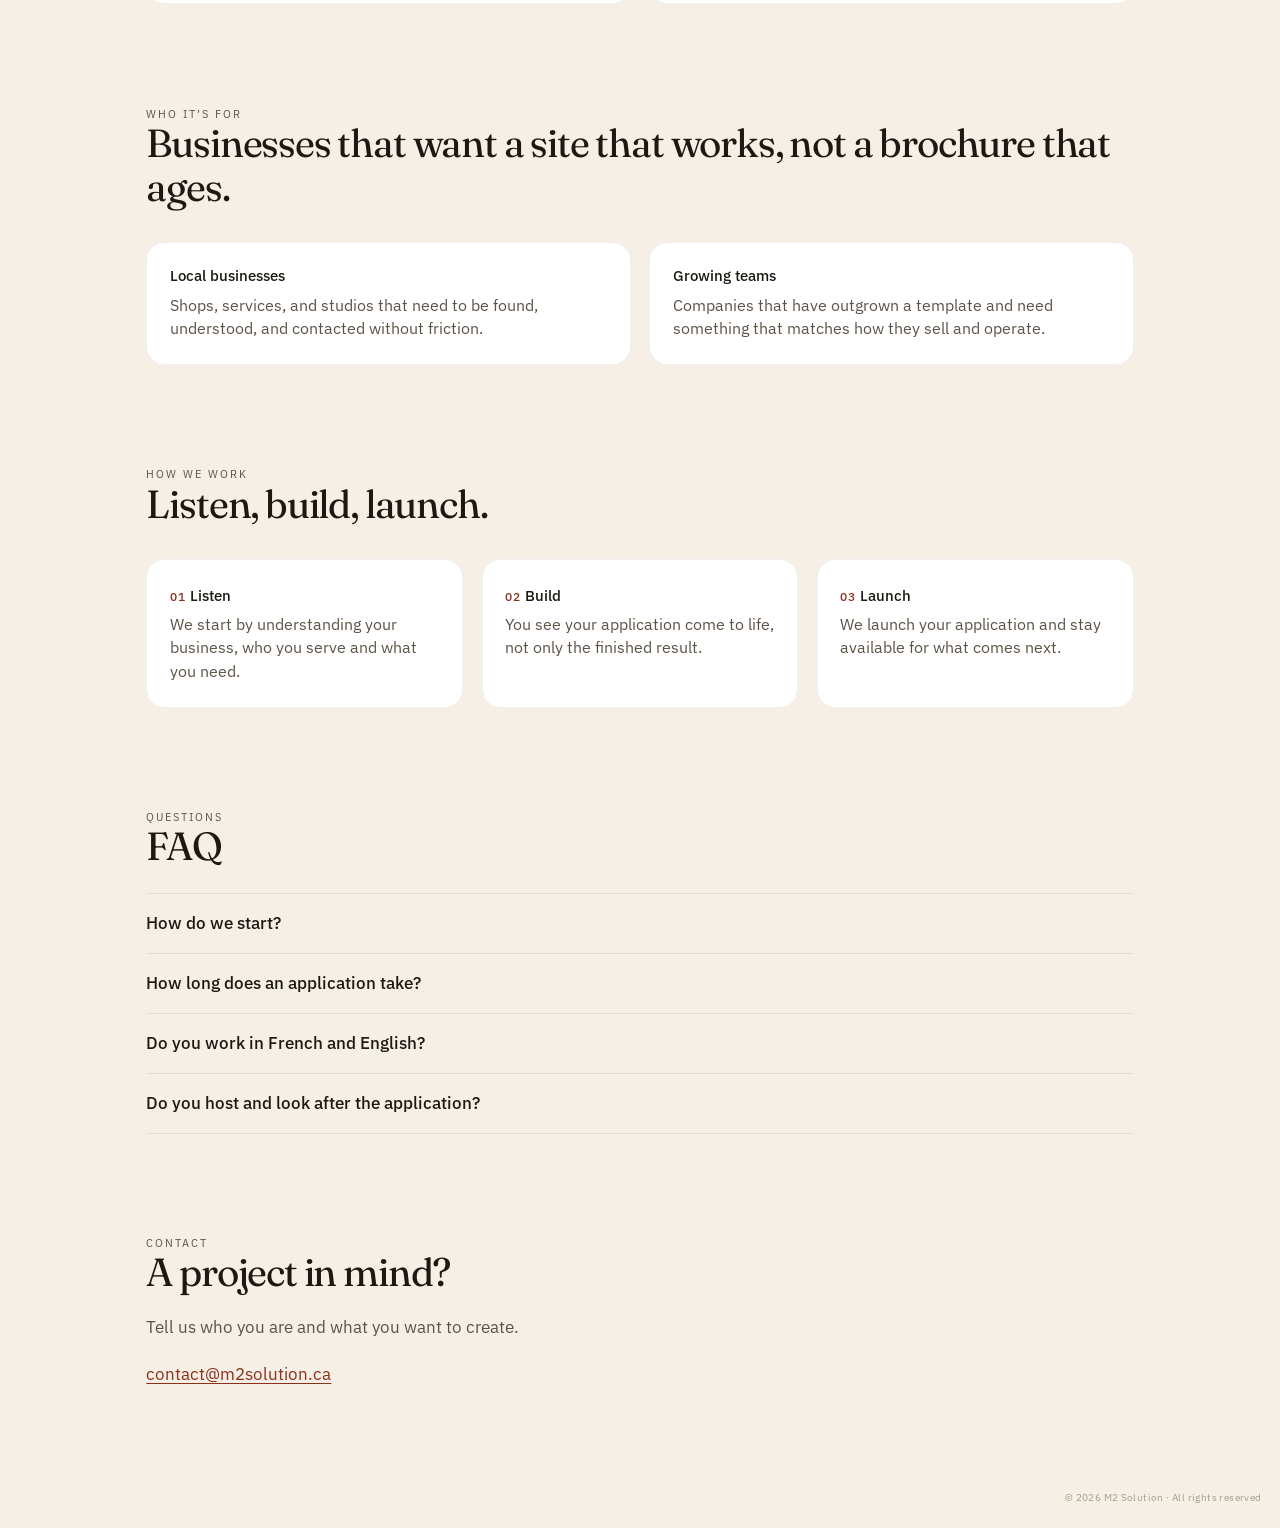
<file: site/v2/index.html>
<!DOCTYPE html>
<html lang="en">
  <head>
    <meta charset="utf-8" />
    <meta name="robots" content="noindex" />
    <meta http-equiv="refresh" content="0;url=../" />
    <link rel="canonical" href="https://m2solution.ca/" />
    <title>M2 Solution</title>
    <script>
      location.replace("../");
    </script>
  </head>
  <body>
    <p><a href="../">M2 Solution</a></p>
  </body>
</html>
</file>
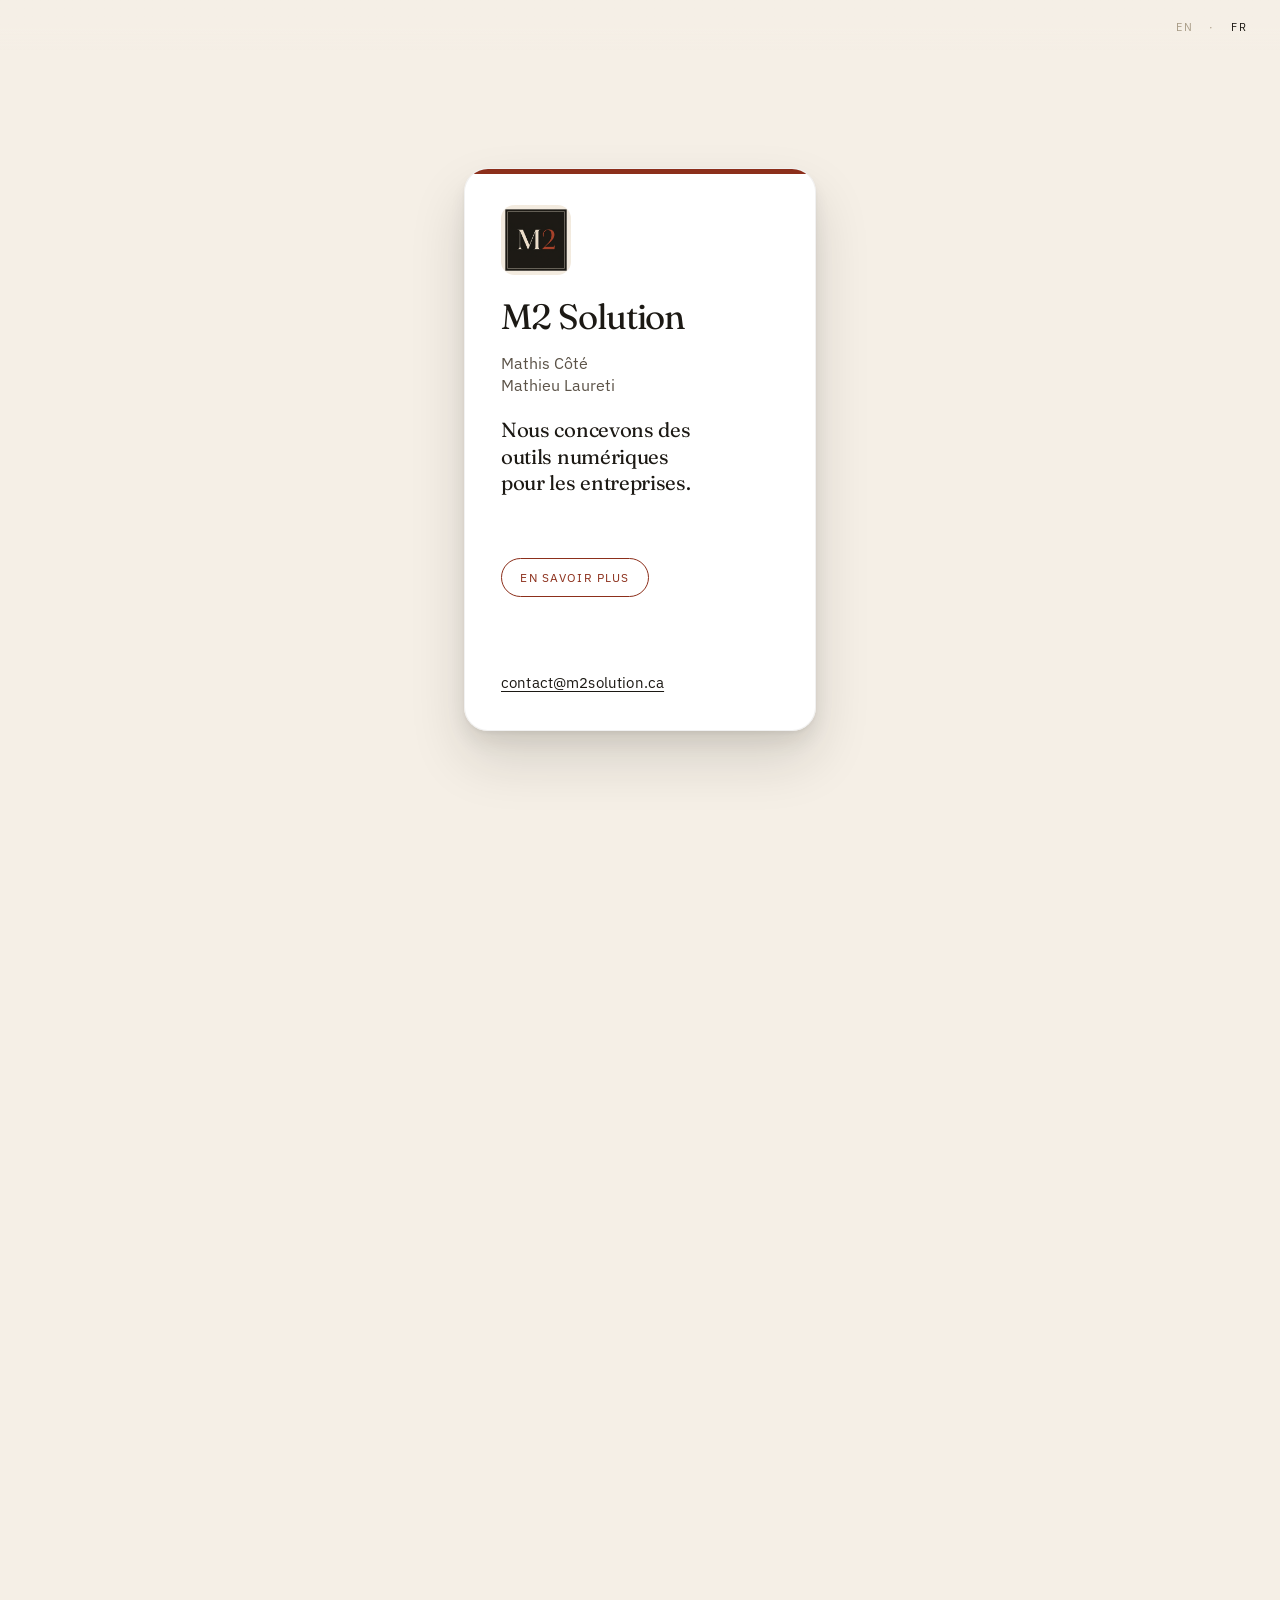
<file: archive/v1/fr/index.html>
<!DOCTYPE html>
<html lang="fr">
  <head>
    <meta charset="utf-8" />
    <meta
      name="viewport"
      content="width=device-width, initial-scale=1, viewport-fit=cover"
    />
    <title>M2 Solution</title>
    <meta
      name="description"
      content="M2 Solution. Mathis Côté et Mathieu Laureti. Nous concevons des outils numériques pour les entreprises."
    />
    <link rel="canonical" href="https://m2solution.ca/v1/fr/" />
    <link rel="alternate" hreflang="en" href="https://m2solution.ca/v1/" />
    <link rel="alternate" hreflang="fr" href="https://m2solution.ca/v1/fr/" />
    <link rel="alternate" hreflang="x-default" href="https://m2solution.ca/" />
    <meta property="og:type" content="website" />
    <meta property="og:url" content="https://m2solution.ca/v1/fr/" />
    <meta property="og:title" content="M2 Solution" />
    <meta
      property="og:description"
      content="M2 Solution. Mathis Côté et Mathieu Laureti. Nous concevons des outils numériques pour les entreprises."
    />
    <meta property="og:locale" content="fr_CA" />
    <meta property="og:locale:alternate" content="en_CA" />
    <link rel="preconnect" href="https://fonts.googleapis.com" />
    <link rel="preconnect" href="https://fonts.gstatic.com" crossorigin />
    <link
      href="https://fonts.googleapis.com/css2?family=Fraunces:opsz,wght@9..144,400;9..144,600&family=IBM+Plex+Sans:wght@400;500&display=swap"
      rel="stylesheet"
    />
    <link rel="stylesheet" href="../styles.css?v=morebtn2" />
  </head>
  <body>
    <nav class="lang" aria-label="Langue">
      <a href="../" hreflang="en" lang="en">EN</a>
      <span aria-hidden="true">·</span>
      <a href="./" hreflang="fr" lang="fr" aria-current="page">FR</a>
    </nav>

    <div class="stage" data-flip-stage>
      <div class="pin" data-flip-pin>
        <header class="hero">
          <div class="flipper" data-flip-card>
            <article class="card face face-front">
              <img
                class="logo"
                src="../../../site/logo.png"
                width="256"
                height="256"
                alt="M2 Solution"
              />
              <h1>M2 Solution</h1>
              <ul class="names">
                <li>Mathis Côté</li>
                <li>Mathieu Laureti</li>
              </ul>
              <p class="desc">
                Nous concevons des outils numériques pour les entreprises.
              </p>
              <a class="more" data-flip-hint href="#about">En savoir plus</a>
              <a class="contact" href="mailto:contact@m2solution.ca"
                >contact@m2solution.ca</a
              >
            </article>
          </div>
        </header>
      </div>
    </div>

    <main data-flip-site>
      <header class="masthead">
        <p>M2 Solution</p>
      </header>

      <section id="work" class="panel">
        <p class="kicker">Ce que nous faisons</p>
        <h2>Des outils adaptés à votre entreprise.</h2>
        <ul class="offers">
          <li>
            <h3>Site web</h3>
            <p>
              Une vitrine qui dit qui vous êtes, ce que vous offrez, et pourquoi
              ça compte.
            </p>
          </li>
          <li>
            <h3>Applications</h3>
            <p>
              Des logiciels bureau et d’autres outils qui vivent sur vos
              postes, pas seulement dans le navigateur.
            </p>
          </li>
          <li>
            <h3>Outils</h3>
            <p>
              Des pages et des systèmes qui suivent votre façon de travailler,
              au lieu d’ajouter une couche de plus à gérer.
            </p>
          </li>
          <li>
            <h3>Suivi</h3>
            <p>
              Nous restons avec vous après la mise en ligne : mises à jour,
              améliorations, et tout ce qui suit.
            </p>
          </li>
        </ul>
      </section>

      <section id="for" class="panel">
        <p class="kicker">Pour qui</p>
        <h2>Des entreprises qui veulent un site qui travaille, pas une vitrine qui vieillit.</h2>
        <ul class="offers">
          <li>
            <h3>Commerces et services</h3>
            <p>
              Être trouvés, compris, et contactés sans friction, pour les
              gens du quartier comme pour ceux plus loin.
            </p>
          </li>
          <li>
            <h3>Équipes qui grandissent</h3>
            <p>
              Vous avez dépassé le modèle tout fait. Il vous faut quelque chose
              qui suit votre façon de vendre et d’opérer.
            </p>
          </li>
        </ul>
      </section>

      <section id="method" class="panel">
        <p class="kicker">Notre façon</p>
        <h2>Écouter, construire, lancer.</h2>
        <ol class="steps">
          <li>
            <h3>Écouter</h3>
            <p>
              On commence par comprendre votre entreprise, qui vous servez
              et ce dont vous avez besoin.
            </p>
          </li>
          <li>
            <h3>Construire</h3>
            <p>
              Vous voyez votre application prendre vie, pas seulement le
              résultat final.
            </p>
          </li>
          <li>
            <h3>Lancer</h3>
            <p>
              On lance votre application et on reste disponibles pour la suite.
            </p>
          </li>
        </ol>
      </section>

      <section id="faq" class="panel">
        <p class="kicker">Questions</p>
        <h2>FAQ</h2>
        <div class="faq">
          <details>
            <summary>Par où commencer&nbsp;?</summary>
            <p>
              Écrivez à
              <a href="mailto:contact@m2solution.ca">contact@m2solution.ca</a>
              avec quelques lignes sur l’entreprise et ce dont vous avez
              besoin.
            </p>
          </details>
          <details>
            <summary>Combien de temps pour une application&nbsp;?</summary>
            <p>
              Ça dépend de l’ampleur de votre projet. Une fois les exigences
              établies, nous serons en mesure de vous fournir une estimation
              fiable.
            </p>
          </details>
          <details>
            <summary>Vous travaillez en français et en anglais&nbsp;?</summary>
            <p>
              Oui. Le studio est bilingue. Nous sommes en mesure de vous
              créer des applications traduites.
            </p>
          </details>
          <details>
            <summary>Vous hébergez et suivez l’application&nbsp;?</summary>
            <p>
              Oui. On peut la lancer, s’occuper de l’hébergement et du domaine
              s’il le faut. Nous offrons aussi un service de maintenance.
            </p>
          </details>
        </div>
      </section>

      <section id="contact" class="panel">
        <p class="kicker">Contact</p>
        <h2>Un projet en tête&nbsp;?</h2>
        <p>
          Dites-nous qui vous êtes et ce que vous voulez créer.
        </p>
        <a class="contact contact--block" href="mailto:contact@m2solution.ca"
          >contact@m2solution.ca</a
        >
      </section>

      <section id="about" class="panel">
        <p class="kicker">À propos</p>
        <h2>Deux personnes. Un studio.</h2>
        <p>
          M2 Solution, c’est Mathis Côté et Mathieu Laureti. Nous concevons et
          réalisons des outils numériques ajustés à vos besoins et faits pour
          durer.
        </p>
        <p>
          Basés au Québec. Nous menons chaque projet en français, en anglais,
          ou dans les deux langues.
        </p>
      </section>
    </main>

    <footer class="legal">
      <p>© 2026 M2 Solution · Tous droits réservés</p>
    </footer>
    <script src="../scroll.js?v=btnslow2" defer></script>
  </body>
</html>
</file>
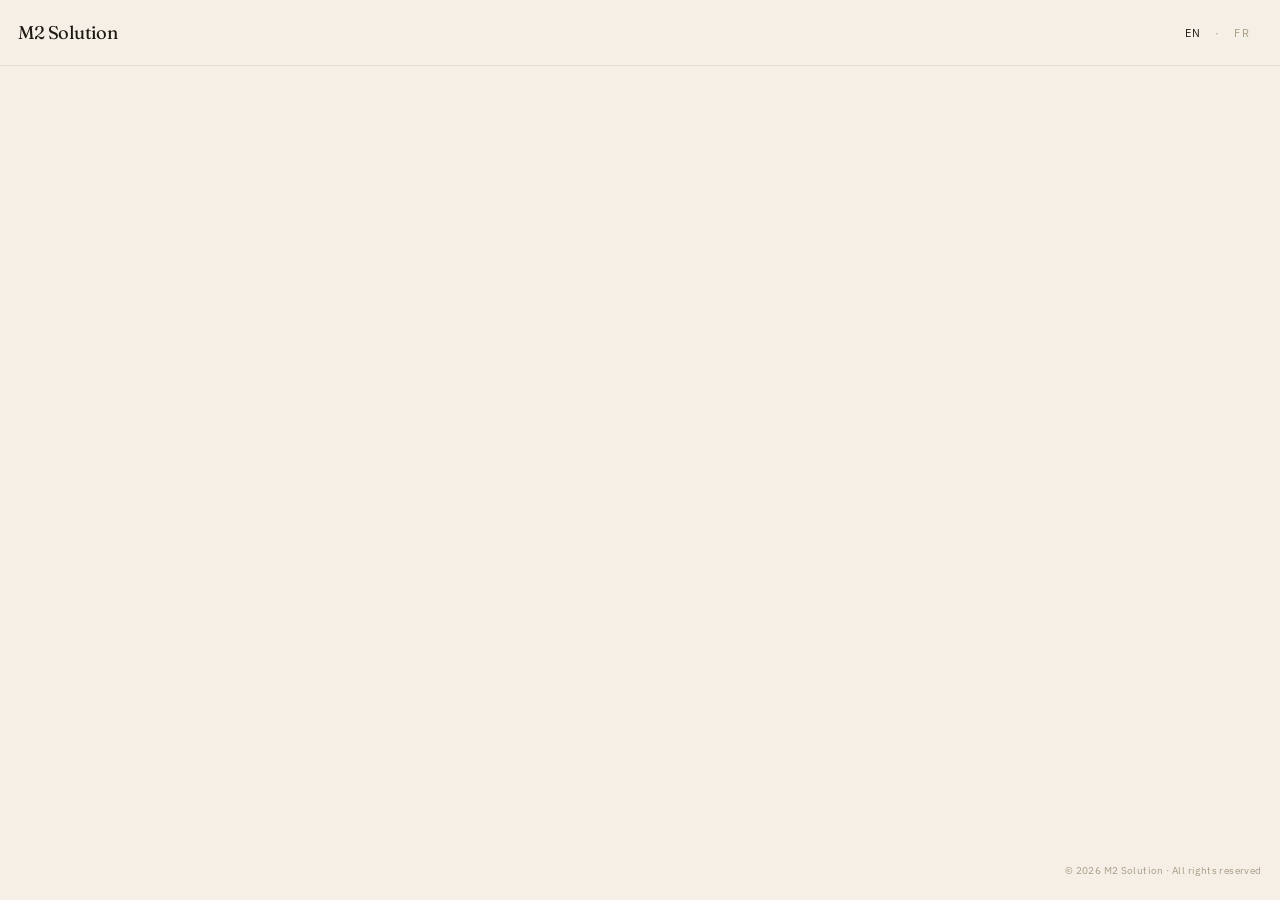
<file: site/en/cv/index.html>
<!DOCTYPE html>
<html lang="en">
  <head>
    <meta charset="utf-8" />
    <meta name="robots" content="noindex" />
    <meta http-equiv="refresh" content="0;url=../../about/" />
    <link rel="canonical" href="https://m2solution.ca/about/" />
    <title>M2 Solution</title>
    <script>
      location.replace("../../about/" + location.hash);
    </script>
  </head>
  <body>
    <p><a href="../../about/">M2 Solution</a></p>
  </body>
</html>
</file>
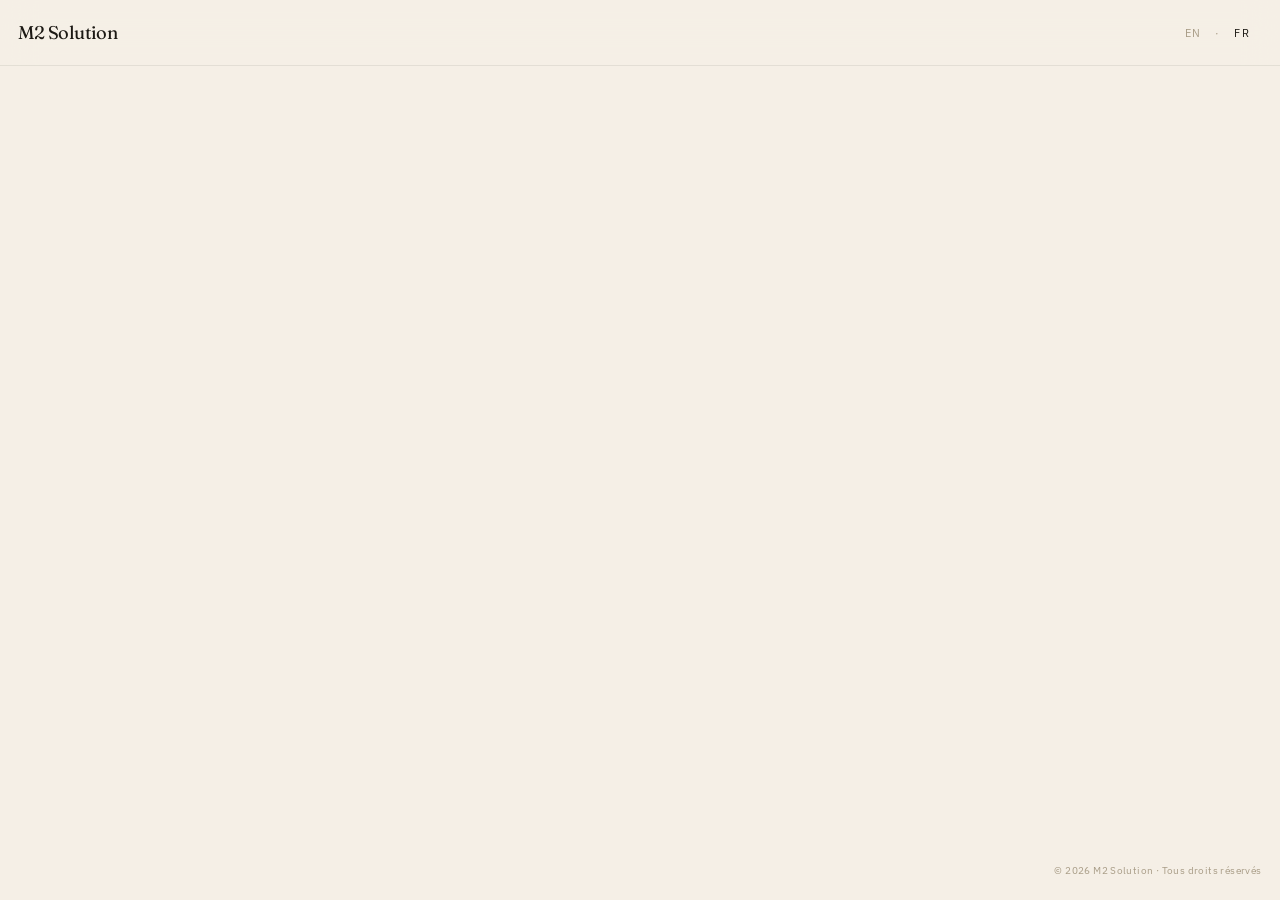
<file: site/fr/about/index.html>
<!DOCTYPE html>
<html lang="fr">
  <head>
    <meta charset="utf-8" />
    <meta
      name="viewport"
      content="width=device-width, initial-scale=1, viewport-fit=cover"
    />
    <meta name="robots" content="noindex" />
    <title>M2 Solution</title>
    <link rel="canonical" href="https://m2solution.ca/fr/about/" />
    <link rel="alternate" hreflang="en" href="https://m2solution.ca/about/" />
    <link rel="alternate" hreflang="fr" href="https://m2solution.ca/fr/about/" />
    <link rel="preconnect" href="https://fonts.googleapis.com" />
    <link rel="preconnect" href="https://fonts.gstatic.com" crossorigin />
    <link
      href="https://fonts.googleapis.com/css2?family=Fraunces:opsz,wght@9..144,400;9..144,600&family=IBM+Plex+Sans:wght@400;500&display=swap"
      rel="stylesheet"
    />
    <link rel="stylesheet" href="../../styles.css?v=about3" />
  </head>
  <body class="about-page">
    <header class="topbar is-on" data-topbar>
      <a class="topbar-logo" href="../">M2 Solution</a>
      <nav class="lang" aria-label="Langue">
        <a href="../../about/" hreflang="en" lang="en">EN</a>
        <span aria-hidden="true">·</span>
        <a href="./" hreflang="fr" lang="fr" aria-current="page">FR</a>
      </nav>
    </header>
    <main data-people data-people-src="../../people.json"></main>
    <footer class="legal">
      <p>© 2026 M2 Solution · Tous droits réservés</p>
    </footer>
    <script src="../../site.js?v=about2" defer></script>
  </body>
</html>
</file>
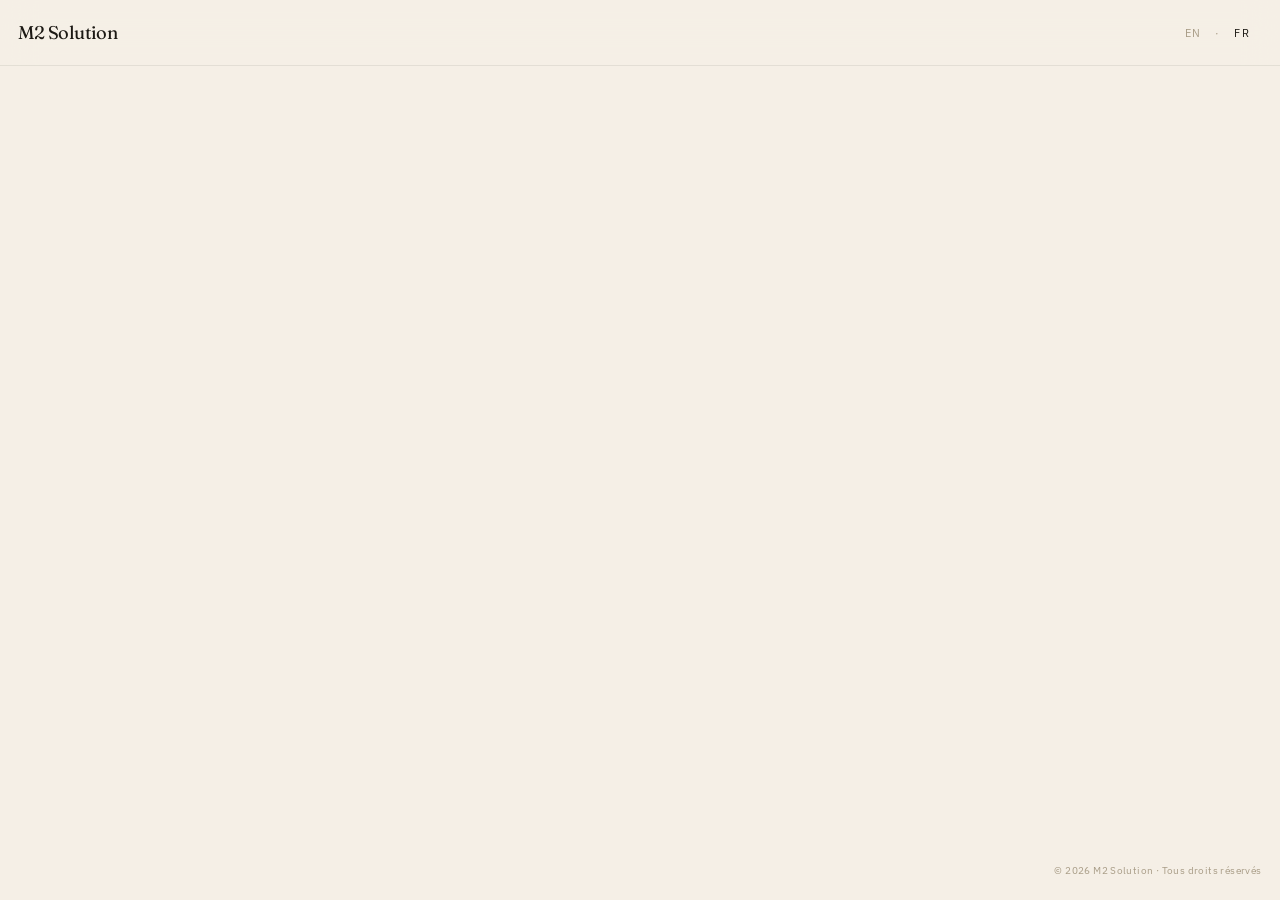
<file: site/fr/cv/index.html>
<!DOCTYPE html>
<html lang="fr">
  <head>
    <meta charset="utf-8" />
    <meta name="robots" content="noindex" />
    <meta http-equiv="refresh" content="0;url=../about/" />
    <link rel="canonical" href="https://m2solution.ca/fr/about/" />
    <title>M2 Solution</title>
    <script>
      location.replace("../about/" + location.hash);
    </script>
  </head>
  <body>
    <p><a href="../about/">M2 Solution</a></p>
  </body>
</html>
</file>
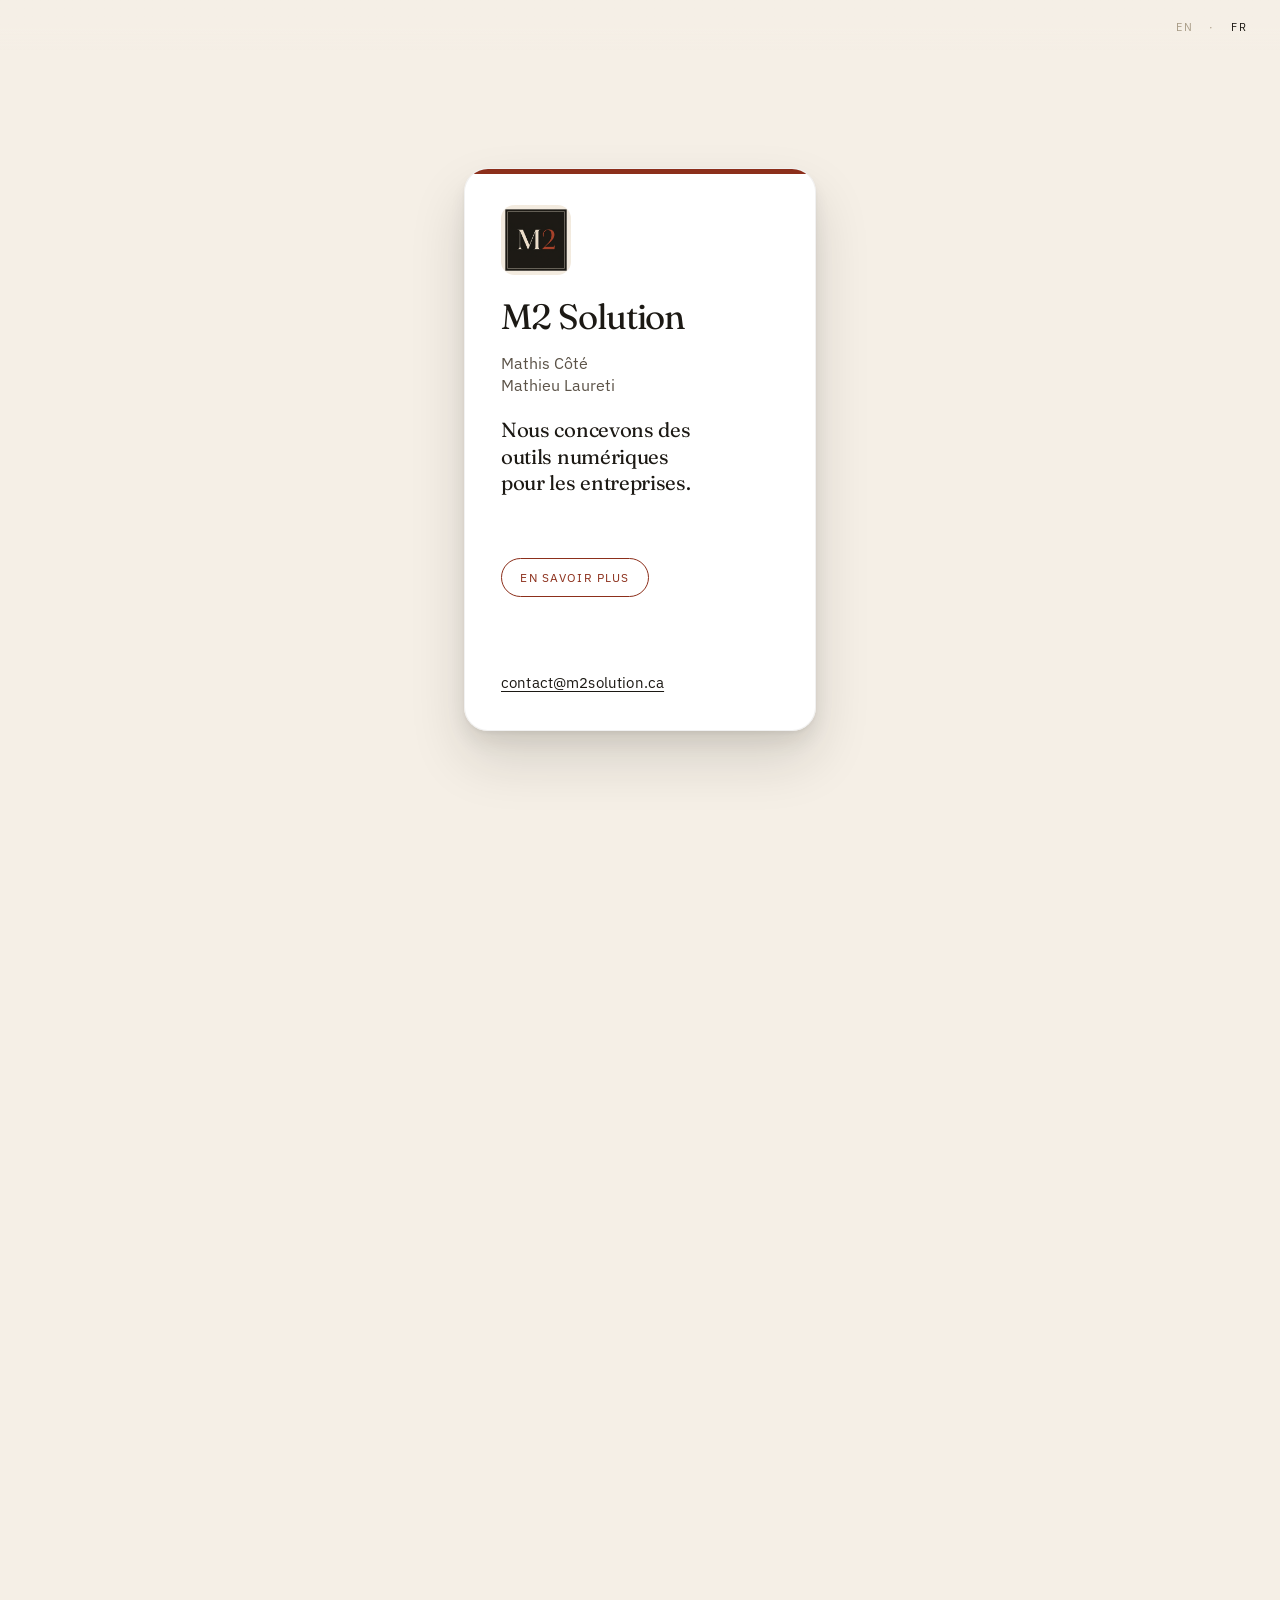
<file: site/v1/fr/index.html>
<!DOCTYPE html>
<html lang="fr">
  <head>
    <meta charset="utf-8" />
    <meta
      name="viewport"
      content="width=device-width, initial-scale=1, viewport-fit=cover"
    />
    <title>M2 Solution</title>
    <meta
      name="description"
      content="M2 Solution. Mathis Côté et Mathieu Laureti. Nous concevons des outils numériques pour les entreprises."
    />
    <link rel="canonical" href="https://m2solution.ca/v1/fr/" />
    <link rel="alternate" hreflang="en" href="https://m2solution.ca/v1/" />
    <link rel="alternate" hreflang="fr" href="https://m2solution.ca/v1/fr/" />
    <link rel="alternate" hreflang="x-default" href="https://m2solution.ca/" />
    <meta property="og:type" content="website" />
    <meta property="og:url" content="https://m2solution.ca/v1/fr/" />
    <meta property="og:title" content="M2 Solution" />
    <meta
      property="og:description"
      content="M2 Solution. Mathis Côté et Mathieu Laureti. Nous concevons des outils numériques pour les entreprises."
    />
    <meta property="og:locale" content="fr_CA" />
    <meta property="og:locale:alternate" content="en_CA" />
    <link rel="preconnect" href="https://fonts.googleapis.com" />
    <link rel="preconnect" href="https://fonts.gstatic.com" crossorigin />
    <link
      href="https://fonts.googleapis.com/css2?family=Fraunces:opsz,wght@9..144,400;9..144,600&family=IBM+Plex+Sans:wght@400;500&display=swap"
      rel="stylesheet"
    />
    <link rel="stylesheet" href="../styles.css?v=morebtn2" />
  </head>
  <body>
    <nav class="lang" aria-label="Langue">
      <a href="../" hreflang="en" lang="en">EN</a>
      <span aria-hidden="true">·</span>
      <a href="./" hreflang="fr" lang="fr" aria-current="page">FR</a>
    </nav>

    <div class="stage" data-flip-stage>
      <div class="pin" data-flip-pin>
        <header class="hero">
          <div class="flipper" data-flip-card>
            <article class="card face face-front">
              <img
                class="logo"
                src="../../logo.png"
                width="256"
                height="256"
                alt="M2 Solution"
              />
              <h1>M2 Solution</h1>
              <ul class="names">
                <li>Mathis Côté</li>
                <li>Mathieu Laureti</li>
              </ul>
              <p class="desc">
                Nous concevons des outils numériques pour les entreprises.
              </p>
              <a class="more" data-flip-hint href="#about">En savoir plus</a>
              <a class="contact" href="mailto:contact@m2solution.ca"
                >contact@m2solution.ca</a
              >
            </article>
          </div>
        </header>
      </div>
    </div>

    <main data-flip-site>
      <header class="masthead">
        <p>M2 Solution</p>
      </header>

      <section id="work" class="panel">
        <p class="kicker">Ce que nous faisons</p>
        <h2>Des outils adaptés à votre entreprise.</h2>
        <ul class="offers">
          <li>
            <h3>Site web</h3>
            <p>
              Une vitrine qui dit qui vous êtes, ce que vous offrez, et pourquoi
              ça compte.
            </p>
          </li>
          <li>
            <h3>Applications</h3>
            <p>
              Des logiciels bureau et d’autres outils qui vivent sur vos
              postes, pas seulement dans le navigateur.
            </p>
          </li>
          <li>
            <h3>Outils</h3>
            <p>
              Des pages et des systèmes qui suivent votre façon de travailler,
              au lieu d’ajouter une couche de plus à gérer.
            </p>
          </li>
          <li>
            <h3>Suivi</h3>
            <p>
              Nous restons avec vous après la mise en ligne : mises à jour,
              améliorations, et tout ce qui suit.
            </p>
          </li>
        </ul>
      </section>

      <section id="for" class="panel">
        <p class="kicker">Pour qui</p>
        <h2>Des entreprises qui veulent un site qui travaille, pas une vitrine qui vieillit.</h2>
        <ul class="offers">
          <li>
            <h3>Commerces et services</h3>
            <p>
              Être trouvés, compris, et contactés sans friction, pour les
              gens du quartier comme pour ceux plus loin.
            </p>
          </li>
          <li>
            <h3>Équipes qui grandissent</h3>
            <p>
              Vous avez dépassé le modèle tout fait. Il vous faut quelque chose
              qui suit votre façon de vendre et d’opérer.
            </p>
          </li>
        </ul>
      </section>

      <section id="method" class="panel">
        <p class="kicker">Notre façon</p>
        <h2>Écouter, construire, lancer.</h2>
        <ol class="steps">
          <li>
            <h3>Écouter</h3>
            <p>
              On commence par comprendre votre entreprise, qui vous servez
              et ce dont vous avez besoin.
            </p>
          </li>
          <li>
            <h3>Construire</h3>
            <p>
              Vous voyez votre application prendre vie, pas seulement le
              résultat final.
            </p>
          </li>
          <li>
            <h3>Lancer</h3>
            <p>
              On lance votre application et on reste disponibles pour la suite.
            </p>
          </li>
        </ol>
      </section>

      <section id="faq" class="panel">
        <p class="kicker">Questions</p>
        <h2>FAQ</h2>
        <div class="faq">
          <details>
            <summary>Par où commencer&nbsp;?</summary>
            <p>
              Écrivez à
              <a href="mailto:contact@m2solution.ca">contact@m2solution.ca</a>
              avec quelques lignes sur l’entreprise et ce dont vous avez
              besoin.
            </p>
          </details>
          <details>
            <summary>Combien de temps pour une application&nbsp;?</summary>
            <p>
              Ça dépend de l’ampleur de votre projet. Une fois les exigences
              établies, nous serons en mesure de vous fournir une estimation
              fiable.
            </p>
          </details>
          <details>
            <summary>Vous travaillez en français et en anglais&nbsp;?</summary>
            <p>
              Oui. Le studio est bilingue. Nous sommes en mesure de vous
              créer des applications traduites.
            </p>
          </details>
          <details>
            <summary>Vous hébergez et suivez l’application&nbsp;?</summary>
            <p>
              Oui. On peut la lancer, s’occuper de l’hébergement et du domaine
              s’il le faut. Nous offrons aussi un service de maintenance.
            </p>
          </details>
        </div>
      </section>

      <section id="contact" class="panel">
        <p class="kicker">Contact</p>
        <h2>Un projet en tête&nbsp;?</h2>
        <p>
          Dites-nous qui vous êtes et ce que vous voulez créer.
        </p>
        <a class="contact contact--block" href="mailto:contact@m2solution.ca"
          >contact@m2solution.ca</a
        >
      </section>

      <section id="about" class="panel">
        <p class="kicker">À propos</p>
        <h2>Deux personnes. Un studio.</h2>
        <p>
          M2 Solution, c’est Mathis Côté et Mathieu Laureti. Nous concevons et
          réalisons des outils numériques ajustés à vos besoins et faits pour
          durer.
        </p>
        <p>
          Basés au Québec. Nous menons chaque projet en français, en anglais,
          ou dans les deux langues.
        </p>
      </section>
    </main>

    <footer class="legal">
      <p>© 2026 M2 Solution · Tous droits réservés</p>
    </footer>
    <script src="../scroll.js?v=btnslow2" defer></script>
  </body>
</html>
</file>
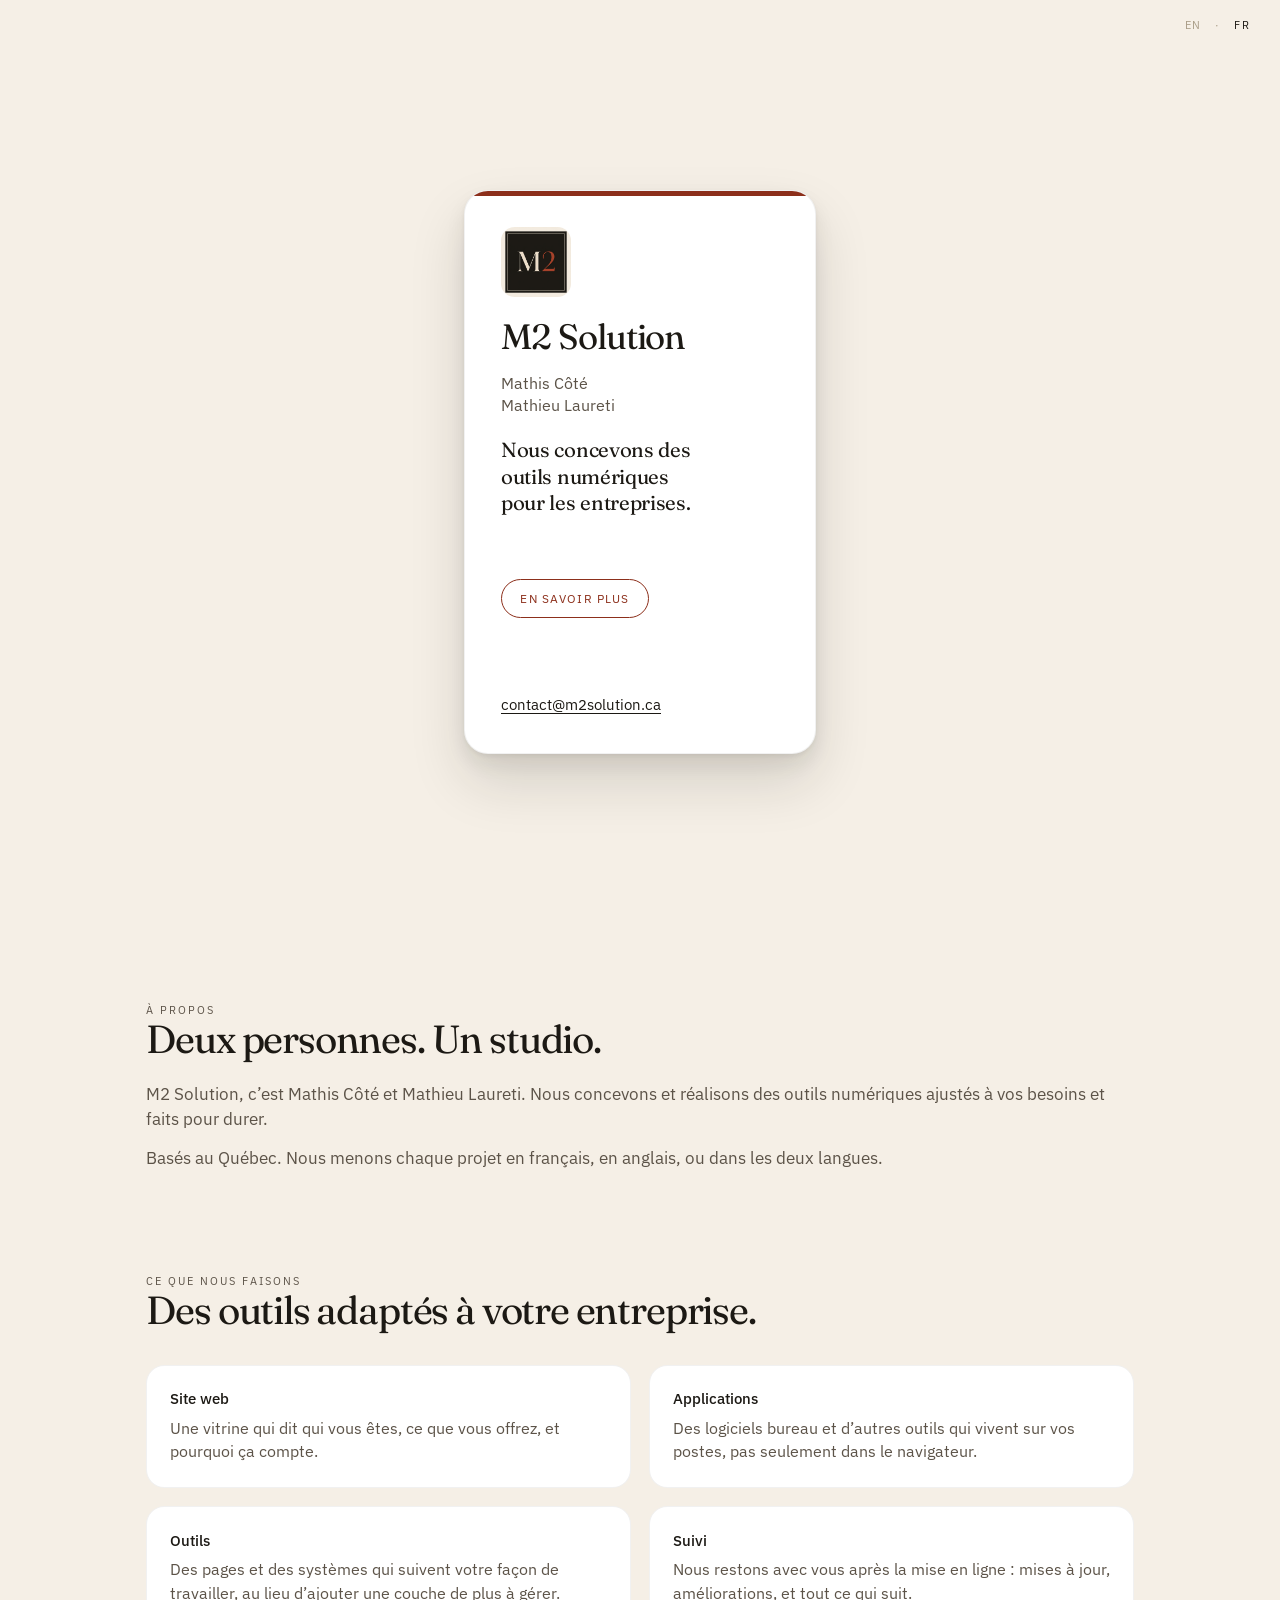
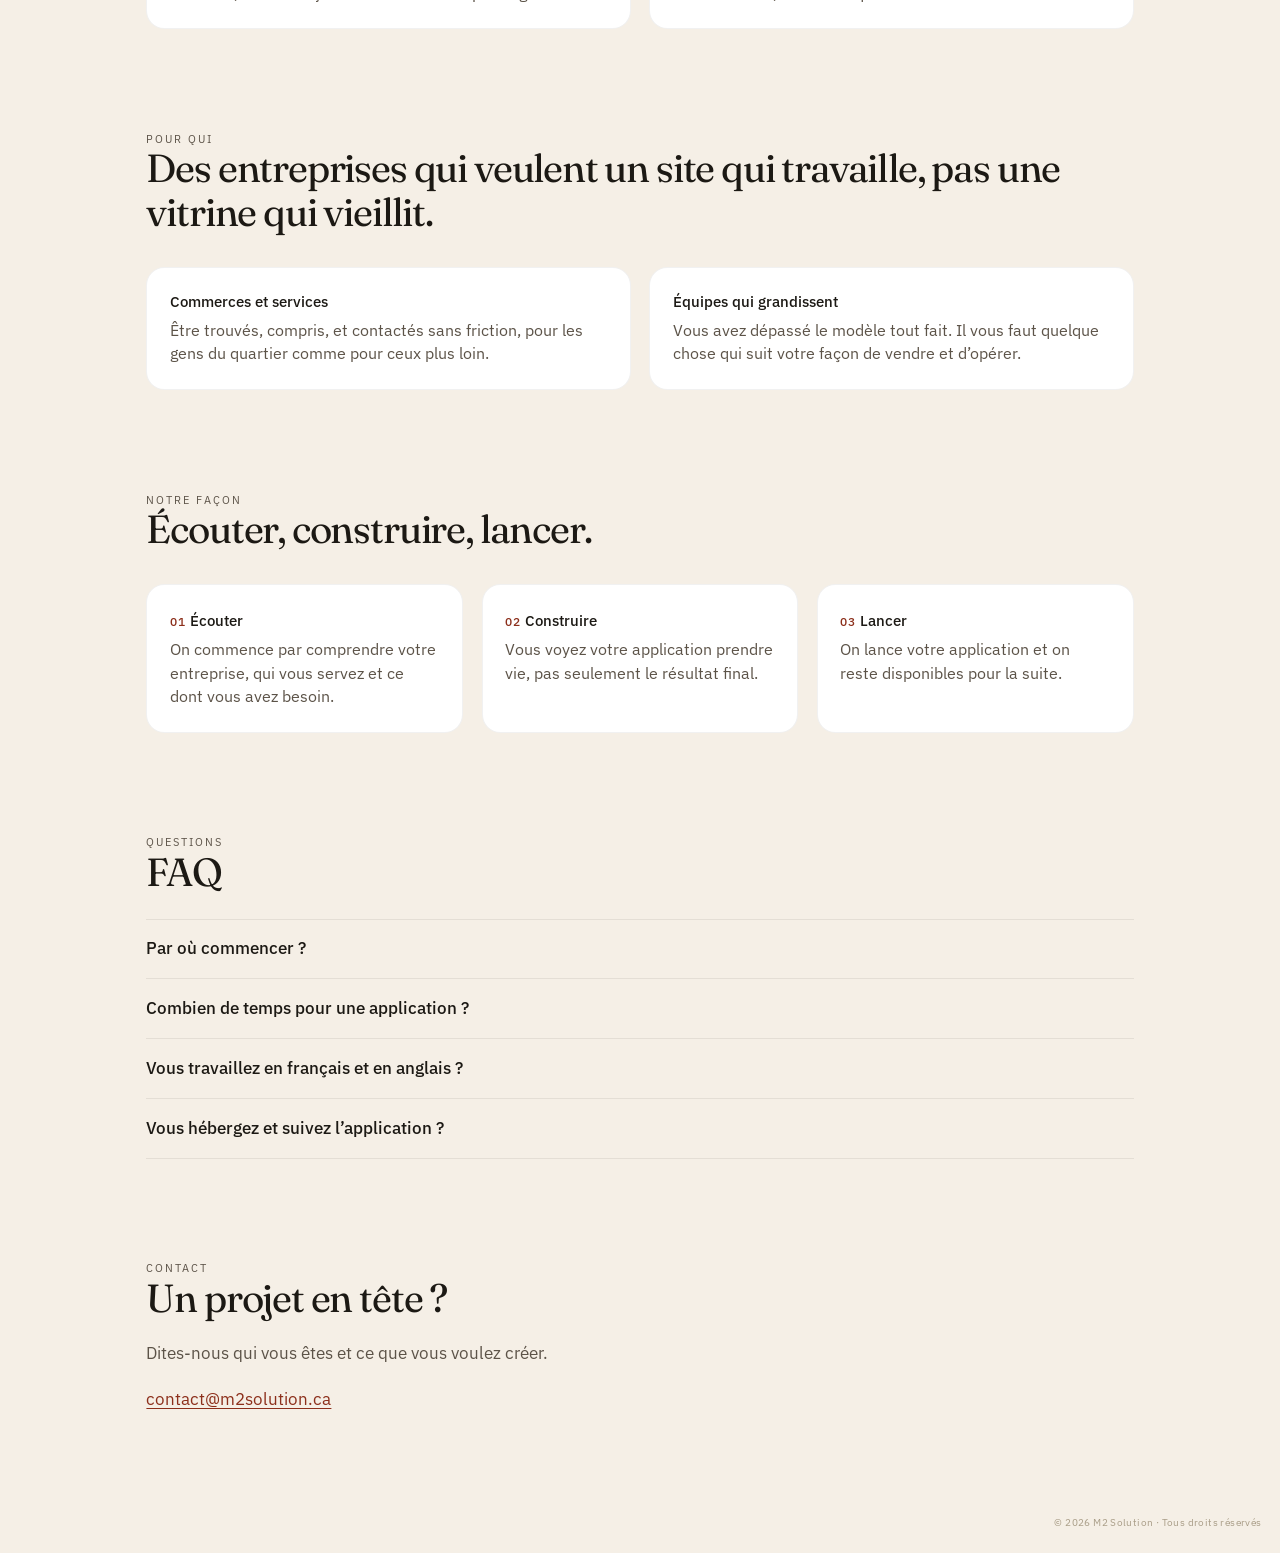
<file: site/v2/fr/index.html>
<!DOCTYPE html>
<html lang="fr">
  <head>
    <meta charset="utf-8" />
    <meta name="robots" content="noindex" />
    <meta http-equiv="refresh" content="0;url=../../fr/" />
    <link rel="canonical" href="https://m2solution.ca/fr/" />
    <title>M2 Solution</title>
    <script>
      location.replace("../../fr/");
    </script>
  </head>
  <body>
    <p><a href="../../fr/">M2 Solution</a></p>
  </body>
</html>
</file>
<file: site/styles.css>
:root {
  --page: #f5efe6;
  --card: #ffffff;
  --ink: #1c1914;
  --ink-soft: #5c5348;
  --muted: #a89c86;
  --accent: #8c2f1b;
  --pad: max(1.15rem, env(safe-area-inset-left));
  --header: 4.15rem;
  --radius: 1.5rem;
  --shadow:
    0 2px 4px rgba(28, 25, 20, 0.05),
    0 10px 20px rgba(28, 25, 20, 0.07),
    0 28px 56px rgba(28, 25, 20, 0.14);
}

*,
*::before,
*::after {
  box-sizing: border-box;
}

html {
  scroll-behavior: smooth;
}

html.is-scrolling {
  scroll-behavior: auto !important;
}

html.is-menu-open,
html.is-menu-open body {
  overflow: hidden;
}

html,
body {
  margin: 0;
  min-height: 100%;
}

body {
  color: var(--ink);
  background: var(--page);
  font-family: "IBM Plex Sans", system-ui, sans-serif;
  font-size: 1.05rem;
  line-height: 1.5;
}

a {
  color: inherit;
}

[hidden] {
  display: none !important;
}

.topbar {
  position: fixed;
  top: 0;
  right: 0;
  left: 0;
  z-index: 20;
  display: flex;
  flex-wrap: wrap;
  align-items: center;
  gap: 0.35rem 1rem;
  min-height: var(--header);
  padding: 0.4rem var(--pad);
  background: color-mix(in srgb, var(--page) 88%, transparent);
  backdrop-filter: blur(16px);
  border-bottom: 1px solid transparent;
  transform: translateY(-110%);
  transition: transform 0.5s ease, border-color 0.35s ease;
}

.topbar.is-on,
.topbar.is-open {
  transform: translateY(0);
  border-bottom-color: rgba(28, 25, 20, 0.08);
}

.topbar.is-open {
  background: var(--page);
}

.topbar-logo {
  font-family: Fraunces, Georgia, serif;
  font-size: 1.15rem;
  letter-spacing: -0.03em;
  text-decoration: none;
  white-space: nowrap;
}

.menu-btn {
  display: inline-flex;
  align-items: center;
  justify-content: center;
  width: 2.6rem;
  height: 2.6rem;
  margin-left: auto;
  padding: 0;
  border: 0;
  background: none;
  color: var(--ink);
  cursor: pointer;
}

.menu-btn:focus-visible {
  outline: 2px solid var(--accent);
  outline-offset: 2px;
  border-radius: 0.4rem;
}

.menu-btn-icon,
.menu-btn-icon::before,
.menu-btn-icon::after {
  display: block;
  width: 1.2rem;
  height: 1.5px;
  background: currentColor;
  border-radius: 99px;
  transition: transform 0.2s ease, top 0.2s ease, background-color 0.2s ease;
}

.menu-btn-icon {
  position: relative;
}

.menu-btn-icon::before,
.menu-btn-icon::after {
  content: "";
  position: absolute;
  left: 0;
}

.menu-btn-icon::before {
  top: -6px;
}

.menu-btn-icon::after {
  top: 6px;
}

.topbar.is-open .menu-btn-icon {
  background: transparent;
}

.topbar.is-open .menu-btn-icon::before {
  top: 0;
  transform: rotate(45deg);
}

.topbar.is-open .menu-btn-icon::after {
  top: 0;
  transform: rotate(-45deg);
}

.menu {
  display: none;
  flex-basis: 100%;
  flex-direction: column;
  gap: 0.35rem;
  padding: 0.15rem 0 1rem;
}

.topbar.is-open .menu {
  display: flex;
}

.sections {
  display: flex;
  flex-direction: column;
  color: var(--ink-soft);
  font-size: 0.78rem;
  letter-spacing: 0.12em;
  text-transform: uppercase;
}

.sections a {
  padding: 0.8rem 0;
  border-bottom: 1px solid rgba(28, 25, 20, 0.08);
  text-decoration: none;
}

.sections a:hover,
.sections a[aria-current="location"] {
  color: var(--accent);
}

.lang {
  display: flex;
  align-items: center;
  gap: 0.15rem;
  font-size: 0.68rem;
  letter-spacing: 0.16em;
  color: var(--muted);
}

.menu .lang {
  margin-top: 0.55rem;
}

.topbar > .lang {
  margin-left: auto;
}

.lang a {
  display: inline-flex;
  align-items: center;
  justify-content: center;
  min-width: 2.4rem;
  min-height: 2.4rem;
  text-decoration: none;
}

.lang a:hover,
.lang a[aria-current="page"] {
  color: var(--ink);
}

.lang a[aria-current="page"] {
  pointer-events: none;
}

.hero {
  position: relative;
  display: grid;
  grid-template-rows: auto 1fr;
  min-height: 100svh;
  padding: env(safe-area-inset-top) env(safe-area-inset-right)
    env(safe-area-inset-bottom) env(safe-area-inset-left);
}

.hero-lang {
  justify-self: end;
  padding: 0.35rem var(--pad) 0;
}

.card {
  position: relative;
  display: flex;
  flex-direction: column;
  align-items: flex-start;
  overflow: hidden;
  aspect-ratio: 5 / 8;
  width: min(
    20.5rem,
    calc(100% - 2 * var(--pad)),
    calc((100dvh - 8.5rem) * 5 / 8)
  );
  margin: auto;
  padding: clamp(1.5rem, 5.5vw, 2.25rem);
  background: var(--card);
  border: 1px solid rgba(28, 25, 20, 0.06);
  border-radius: var(--radius);
  box-shadow: var(--shadow);
}

.card::before {
  content: "";
  position: absolute;
  top: 0;
  left: 0;
  right: 0;
  height: 5px;
  background: var(--accent);
}

.logo {
  display: block;
  width: 3.75rem;
  height: 3.75rem;
  margin-bottom: 1.35rem;
  border-radius: 0.85rem;
}

.card h1 {
  margin: 0;
  font-family: Fraunces, Georgia, serif;
  font-size: clamp(1.7rem, 6.4vw, 2.2rem);
  font-weight: 400;
  letter-spacing: -0.03em;
  line-height: 1.05;
}

.card .names {
  list-style: none;
  margin: 1rem 0 0;
  padding: 0;
  color: var(--ink-soft);
  font-size: 0.98rem;
  line-height: 1.45;
}

.desc {
  margin: 1.25rem 0 0;
  max-width: 16ch;
  font-family: Fraunces, Georgia, serif;
  font-size: clamp(1.08rem, 3.8vw, 1.28rem);
  font-weight: 400;
  line-height: 1.3;
  letter-spacing: -0.015em;
}

.more {
  display: inline-flex;
  align-items: center;
  justify-content: center;
  margin-top: auto;
  margin-bottom: auto;
  padding: 0.62rem 1.15rem;
  border: 1px solid var(--accent);
  border-radius: 999px;
  color: var(--accent);
  font-size: 0.72rem;
  letter-spacing: 0.1em;
  text-transform: uppercase;
  text-decoration: none;
}

.more:hover {
  background: var(--accent);
  color: var(--card);
}

.card-mail {
  padding-top: 0.85rem;
  font-size: 0.92rem;
  text-underline-offset: 0.2em;
  word-break: break-word;
}

.card-mail:hover {
  color: var(--accent);
}

.band {
  width: calc(80% - 2 * var(--pad));
  max-width: none;
  margin: 0 auto;
  padding: 5.5rem 0 0;
}

.band:last-of-type {
  padding-bottom: 6rem;
}

.kicker {
  margin: 0 0 0.85rem;
  color: var(--accent);
  font-size: 0.68rem;
  letter-spacing: 0.18em;
  text-transform: uppercase;
}

.band h2 {
  margin: 0 0 1.25rem;
  width: 100%;
  font-family: Fraunces, Georgia, serif;
  font-size: clamp(1.7rem, 4vw, 2.45rem);
  font-weight: 400;
  letter-spacing: -0.03em;
  line-height: 1.12;
}

.band p {
  margin: 0.85rem 0 0;
  width: 100%;
  color: var(--ink-soft);
}

.offers,
.steps {
  list-style: none;
  margin: 2rem 0 0;
  padding: 0;
  display: grid;
  gap: 1.15rem;
}

.offers li,
.steps li {
  padding: 1.35rem 1.4rem 1.45rem;
  background: var(--card);
  border: 1px solid rgba(28, 25, 20, 0.06);
  border-radius: 1.15rem;
}

.offers h3,
.steps h3 {
  margin: 0;
  font-size: 0.95rem;
  font-weight: 500;
}

.offers p,
.steps p {
  margin: 0.4rem 0 0;
  font-size: 0.98rem;
}

.steps {
  counter-reset: step;
}

.steps li {
  padding-top: 1.5rem;
}

.steps h3::before {
  counter-increment: step;
  content: counter(step, decimal-leading-zero) "  ";
  color: var(--accent);
  font-size: 0.72rem;
  letter-spacing: 0.08em;
}

.faq {
  margin-top: 1.5rem;
}

.faq details {
  border-top: 1px solid rgba(28, 25, 20, 0.08);
}

.faq details:last-child {
  border-bottom: 1px solid rgba(28, 25, 20, 0.08);
}

.faq summary {
  cursor: pointer;
  list-style: none;
  padding: 1.05rem 1.75rem 1.05rem 0;
  font-weight: 500;
}

.faq summary::-webkit-details-marker {
  display: none;
}

.faq details p {
  margin: 0 0 1.15rem;
  padding-right: 1rem;
}

.mail {
  display: inline-block;
  margin-top: 1.35rem;
  color: var(--accent);
  font-size: 1.05rem;
  text-underline-offset: 0.2em;
}

.mail:hover {
  color: var(--ink);
}

.legal {
  padding: 0.5rem var(--pad) 1.35rem;
  color: var(--muted);
  font-size: 0.62rem;
  letter-spacing: 0.04em;
  text-align: right;
}

.legal p {
  margin: 0;
}

.reveal {
  opacity: 0;
  transform: translateY(1.35rem);
  transition: opacity 0.7s ease, transform 0.7s ease;
}

.reveal.is-in {
  opacity: 1;
  transform: none;
}

#work,
#for,
#method,
#faq,
#contact,
#about {
  scroll-margin-top: calc(var(--header) + 1rem);
}

@media (min-width: 52rem) {
  .menu-btn {
    display: none;
  }

  .menu {
    display: flex;
    flex-basis: auto;
    flex: 1;
    flex-direction: row;
    align-items: center;
    padding: 0;
    gap: 1rem;
  }

  .sections {
    flex: 1;
    flex-direction: row;
    flex-wrap: nowrap;
    justify-content: flex-end;
    gap: 0.15rem 1.1rem;
    font-size: 0.72rem;
    letter-spacing: 0.12em;
  }

  .sections a {
    padding: 0.45rem 0;
    border-bottom: 0;
  }

  .menu .lang {
    margin-top: 0;
  }

  .logo {
    width: 4.35rem;
    height: 4.35rem;
  }

  .card {
    width: min(22rem, calc((100dvh - 9rem) * 5 / 8));
  }

  .offers,
  .steps {
    grid-template-columns: 1fr 1fr;
  }

  .steps {
    grid-template-columns: repeat(3, 1fr);
  }
}

@media (hover: hover) and (min-width: 40rem) {
  .card {
    transition: transform 0.28s ease, box-shadow 0.28s ease;
  }

  .card:hover {
    transform: translateY(-5px);
    box-shadow:
      0 4px 8px rgba(28, 25, 20, 0.06),
      0 16px 32px rgba(28, 25, 20, 0.1),
      0 48px 80px rgba(28, 25, 20, 0.16);
  }
}

.about-page {
  display: flex;
  flex-direction: column;
  min-height: 100svh;
  padding-top: calc(var(--header) + 1rem);
}

.about-page main[data-people] {
  flex: 1 1 auto;
  display: flex;
  align-items: center;
  justify-content: center;
  width: 100%;
}

.about-page .legal {
  flex-shrink: 0;
  width: 100%;
  margin-top: auto;
}

.about-page .topbar {
  transform: none;
  border-bottom-color: rgba(28, 25, 20, 0.08);
}

.about-card {
  position: relative;
  overflow: hidden;
  width: min(22rem, calc(100% - 2 * var(--pad)));
  margin: 1.5rem auto;
  padding: clamp(1.5rem, 5.5vw, 2.25rem);
  background: var(--card);
  border: 1px solid rgba(28, 25, 20, 0.06);
  border-radius: var(--radius);
  box-shadow: var(--shadow);
}

.about-card::before {
  content: "";
  position: absolute;
  top: 0;
  left: 0;
  right: 0;
  height: 5px;
  background: var(--accent);
}

.about-card h1 {
  margin: 0;
  font-family: Fraunces, Georgia, serif;
  font-size: clamp(1.7rem, 6.4vw, 2.2rem);
  font-weight: 400;
  letter-spacing: -0.03em;
  line-height: 1.05;
}

.about-card .desc {
  margin: 1.25rem 0 0;
  max-width: 18ch;
}

.about-list {
  list-style: none;
  margin: 1.75rem 0 0;
  padding: 0;
}

.about-list a,
.about-list div {
  display: flex;
  flex-direction: column;
  gap: 0.15rem;
  padding: 0.85rem 0;
  border-top: 1px solid rgba(28, 25, 20, 0.08);
  text-decoration: none;
}

.about-list .title {
  color: var(--muted);
  font-size: 0.68rem;
  letter-spacing: 0.16em;
  text-transform: uppercase;
}

.about-list .value {
  color: var(--ink);
  word-break: break-word;
}

.about-list a:hover .value {
  color: var(--accent);
}

.about-actions {
  display: flex;
  flex-wrap: wrap;
  gap: 0.55rem;
  margin-top: 1.5rem;
}

.about-actions .more {
  margin: 0;
}

@media (prefers-reduced-motion: reduce) {
  html {
    scroll-behavior: auto;
  }

  .topbar,
  .reveal,
  .menu-btn-icon,
  .menu-btn-icon::before,
  .menu-btn-icon::after {
    transition: none;
  }

  .reveal {
    opacity: 1;
    transform: none;
  }
}
</file>
<file: archive/v1/styles.css>
:root {
  --page: #f5efe6;
  --card: #ffffff;
  --ink: #1c1914;
  --ink-soft: #5c5348;
  --muted: #a89c86;
  --accent: #8c2f1b;
  --pad: max(1.15rem, env(safe-area-inset-left));
  --radius: 1.5rem;
  --shadow:
    0 2px 4px rgba(28, 25, 20, 0.05),
    0 10px 20px rgba(28, 25, 20, 0.07),
    0 28px 56px rgba(28, 25, 20, 0.14);
}

*,
*::before,
*::after {
  box-sizing: border-box;
}

html {
  scroll-behavior: smooth;
}

html,
body {
  margin: 0;
  min-height: 100%;
}

body {
  color: var(--ink);
  background: var(--page);
  font-family: "IBM Plex Sans", system-ui, sans-serif;
  font-size: 1.05rem;
  line-height: 1.5;
  padding: env(safe-area-inset-top) env(safe-area-inset-right)
    env(safe-area-inset-bottom) env(safe-area-inset-left);
}

a {
  color: inherit;
}

.lang {
  position: sticky;
  top: 0;
  z-index: 8;
  display: flex;
  align-items: center;
  justify-content: flex-end;
  gap: 0.15rem;
  padding: 0.35rem var(--pad) 0;
  font-size: 0.68rem;
  letter-spacing: 0.16em;
  color: var(--muted);
  background: linear-gradient(
    var(--page) 70%,
    color-mix(in srgb, var(--page) 0%, transparent)
  );
}

.lang a {
  display: inline-flex;
  align-items: center;
  justify-content: center;
  min-width: 2.75rem;
  min-height: 2.75rem;
  text-decoration: none;
}

.lang a:hover {
  color: var(--ink);
}

.lang a[aria-current="page"] {
  color: var(--ink);
  pointer-events: none;
}

.hero {
  display: grid;
  grid-template-rows: 1fr auto;
  min-height: calc(100dvh - 3.25rem);
  min-height: calc(100svh - 3.25rem);
}

.card {
  position: relative;
  display: flex;
  flex-direction: column;
  align-items: flex-start;
  overflow: hidden;
  aspect-ratio: 5 / 8;
  width: min(
    20.5rem,
    calc(100% - 2 * var(--pad)),
    calc((100dvh - 8.5rem) * 5 / 8)
  );
  margin: auto;
  padding: clamp(1.5rem, 5.5vw, 2.25rem);
  background: var(--card);
  border: 1px solid rgba(28, 25, 20, 0.06);
  border-radius: var(--radius);
  box-shadow: var(--shadow);
}

.card::before {
  content: "";
  position: absolute;
  top: 0;
  left: 0;
  right: 0;
  height: 5px;
  background: var(--accent);
}

.logo {
  display: block;
  width: 3.75rem;
  height: 3.75rem;
  margin-bottom: 1.35rem;
  border-radius: 0.85rem;
}

h1 {
  margin: 0;
  font-family: Fraunces, Georgia, serif;
  font-size: clamp(1.7rem, 6.4vw, 2.2rem);
  font-weight: 400;
  letter-spacing: -0.03em;
  line-height: 1.05;
}

.names {
  list-style: none;
  margin: 1rem 0 0;
  padding: 0;
  color: var(--ink-soft);
  font-size: 0.98rem;
  line-height: 1.45;
}

.desc {
  margin: 1.25rem 0 0;
  max-width: 16ch;
  font-family: Fraunces, Georgia, serif;
  font-size: clamp(1.08rem, 3.8vw, 1.28rem);
  font-weight: 400;
  line-height: 1.3;
  letter-spacing: -0.015em;
}

.contact {
  margin-top: 0;
  padding-top: 0.85rem;
  font-size: 0.92rem;
  letter-spacing: 0.01em;
  text-underline-offset: 0.2em;
  word-break: break-word;
}

.contact:hover {
  color: var(--accent);
}

.contact--block {
  margin-top: 1.25rem;
  padding-top: 0;
}

.more {
  display: inline-flex;
  align-items: center;
  justify-content: center;
  margin-top: auto;
  margin-bottom: auto;
  padding: 0.62rem 1.15rem;
  border: 1px solid var(--accent);
  border-radius: 999px;
  color: var(--accent);
  font-size: 0.72rem;
  letter-spacing: 0.1em;
  text-transform: uppercase;
  text-decoration: none;
  pointer-events: auto;
  cursor: pointer;
}

.more:hover {
  background: var(--accent);
  color: var(--card);
}

.panel {
  width: min(34rem, calc(100% - 2 * var(--pad)));
  margin: 0 auto;
  padding: 4.25rem 0 0;
}

.panel:first-child {
  padding-top: 5.5rem;
}

.panel:last-child {
  padding-bottom: 5.5rem;
}

.kicker {
  margin: 0 0 0.85rem;
  color: var(--accent);
  font-size: 0.68rem;
  letter-spacing: 0.18em;
  text-transform: uppercase;
}

.panel h2 {
  margin: 0;
  font-family: Fraunces, Georgia, serif;
  font-size: clamp(1.55rem, 4.4vw, 2.05rem);
  font-weight: 400;
  letter-spacing: -0.03em;
  line-height: 1.15;
}

.panel p {
  margin: 1rem 0 0;
  color: var(--ink-soft);
}

.offers {
  list-style: none;
  margin: 1.75rem 0 0;
  padding: 0;
  display: grid;
  gap: 1.4rem;
}

.offers h3 {
  margin: 0;
  font-size: 0.95rem;
  font-weight: 500;
}

.offers p {
  margin: 0.3rem 0 0;
  font-size: 0.98rem;
}

.masthead {
  display: flex;
  justify-content: space-between;
  width: min(34rem, calc(100% - 2 * var(--pad)));
  margin: 0 auto;
  padding: 4.75rem 0 0;
  color: var(--muted);
  font-size: 0.62rem;
  letter-spacing: 0.18em;
  text-transform: uppercase;
}

.masthead p {
  margin: 0;
}

.masthead + .panel {
  padding-top: 2.35rem;
}

.steps {
  list-style: none;
  margin: 1.75rem 0 0;
  padding: 0;
  counter-reset: step;
  display: grid;
  gap: 1.5rem;
}

.steps li {
  position: relative;
  padding-left: 3rem;
}

.steps li::before {
  counter-increment: step;
  content: counter(step, decimal-leading-zero);
  position: absolute;
  left: 0;
  top: 0.15rem;
  color: var(--accent);
  font-size: 0.72rem;
  letter-spacing: 0.08em;
}

.steps h3 {
  margin: 0;
  font-size: 0.95rem;
  font-weight: 500;
}

.steps p {
  margin: 0.3rem 0 0;
  font-size: 0.98rem;
}

.faq {
  margin: 1.75rem 0 0;
}

.faq details {
  border-top: 1px solid rgba(28, 25, 20, 0.08);
}

.faq details:last-child {
  border-bottom: 1px solid rgba(28, 25, 20, 0.08);
}

.faq summary {
  cursor: pointer;
  list-style: none;
  padding: 1rem 1.75rem 1rem 0;
  font-size: 0.98rem;
  font-weight: 500;
  position: relative;
}

.faq summary::-webkit-details-marker {
  display: none;
}

.faq summary::after {
  content: "";
  position: absolute;
  right: 0.15rem;
  top: 1.35rem;
  width: 0.38rem;
  height: 0.38rem;
  border-right: 1.5px solid var(--muted);
  border-bottom: 1.5px solid var(--muted);
  transform: rotate(45deg);
}

.faq details[open] summary::after {
  top: 1.5rem;
  transform: rotate(225deg);
}

.faq details p {
  margin: 0 0 1.1rem;
  padding-right: 1.5rem;
  font-size: 0.98rem;
}

.aside {
  margin-top: 1.1rem;
  color: var(--muted);
  font-size: 0.72rem;
  letter-spacing: 0.1em;
  text-transform: uppercase;
}

@supports (animation-timeline: view()) {
  .panel {
    animation: rise 0.8s ease both;
    animation-timeline: view();
    animation-range: entry 0% entry 35%;
  }
}

@keyframes rise {
  from {
    opacity: 0;
    transform: translateY(1.15rem);
  }
  to {
    opacity: 1;
    transform: none;
  }
}

.legal {
  padding: 0.5rem var(--pad) 1.25rem;
  max-width: 90vw;
  margin-left: auto;
  color: var(--muted);
  font-size: 0.62rem;
  letter-spacing: 0.04em;
  text-align: right;
}

.legal p {
  margin: 0;
}

@media (min-width: 40rem) {
  .card {
    width: min(22rem, calc((100dvh - 9rem) * 5 / 8));
    transition: transform 0.28s ease, box-shadow 0.28s ease;
  }

  .logo {
    width: 4.35rem;
    height: 4.35rem;
    margin-bottom: 1.5rem;
  }

  .legal {
    opacity: 0.5;
  }

  .legal:hover,
  .legal:focus-within {
    opacity: 1;
    color: var(--ink);
  }
}

@media (hover: hover) and (min-width: 40rem) {
  .card:hover {
    transform: translateY(-5px);
    box-shadow:
      0 4px 8px rgba(28, 25, 20, 0.06),
      0 16px 32px rgba(28, 25, 20, 0.1),
      0 48px 80px rgba(28, 25, 20, 0.16);
  }
}

@media (prefers-reduced-motion: reduce) {
  html {
    scroll-behavior: auto;
  }

  .panel {
    animation: none;
  }
}

.has-flip .lang {
  position: fixed;
  top: 0;
  right: 0;
  left: 0;
  background: linear-gradient(
    var(--page) 55%,
    color-mix(in srgb, var(--page) 0%, transparent)
  );
}

.has-flip .stage {
  height: 300vh;
}

.has-flip .pin {
  position: sticky;
  top: 0;
  height: 100svh;
  display: grid;
  place-items: center;
  overflow: hidden;
  perspective: 80rem;
  perspective-origin: 50% 48%;
}

.has-flip .hero {
  position: absolute;
  inset: 0;
  display: grid;
  place-items: center;
  min-height: 0;
  pointer-events: none;
}

.has-flip .flipper {
  pointer-events: auto;
  position: relative;
  width: min(
    20.5rem,
    calc(100% - 2 * var(--pad)),
    calc((100dvh - 8.5rem) * 5 / 8)
  );
  aspect-ratio: 5 / 8;
  transform-style: preserve-3d;
  transform: rotateY(0deg);
  border-radius: var(--radius);
  box-shadow: var(--shadow);
  will-change: transform, width, height;
}

.has-flip .face {
  position: absolute;
  inset: 0;
  border-radius: inherit;
  overflow: hidden;
  backface-visibility: hidden;
  -webkit-backface-visibility: hidden;
}

.has-flip .face-front.card {
  width: 100%;
  height: 100%;
  aspect-ratio: auto;
  margin: 0;
  box-shadow: none;
  border-radius: inherit;
}

.has-flip .face-back {
  background: var(--page);
  transform: rotate3d(1, 1, 0, 180deg) translateZ(1px);
}

.has-flip .site-inner {
  position: absolute;
  top: 0;
  left: 50%;
  min-height: 100%;
  transform: translateX(-50%);
  transform-origin: top center;
  will-change: transform;
}

.has-flip .panel {
  animation: none;
}

.has-flip .legal {
  margin-right: var(--pad);
}

@media (min-width: 40rem) {
  .has-flip .flipper {
    width: min(22rem, calc((100dvh - 9rem) * 5 / 8));
  }

  .has-flip .card:hover {
    transform: none;
    box-shadow: none;
  }
}
</file>
<file: site/v1/styles.css>
:root {
  --page: #f5efe6;
  --card: #ffffff;
  --ink: #1c1914;
  --ink-soft: #5c5348;
  --muted: #a89c86;
  --accent: #8c2f1b;
  --pad: max(1.15rem, env(safe-area-inset-left));
  --radius: 1.5rem;
  --shadow:
    0 2px 4px rgba(28, 25, 20, 0.05),
    0 10px 20px rgba(28, 25, 20, 0.07),
    0 28px 56px rgba(28, 25, 20, 0.14);
}

*,
*::before,
*::after {
  box-sizing: border-box;
}

html {
  scroll-behavior: smooth;
}

html,
body {
  margin: 0;
  min-height: 100%;
}

body {
  color: var(--ink);
  background: var(--page);
  font-family: "IBM Plex Sans", system-ui, sans-serif;
  font-size: 1.05rem;
  line-height: 1.5;
  padding: env(safe-area-inset-top) env(safe-area-inset-right)
    env(safe-area-inset-bottom) env(safe-area-inset-left);
}

a {
  color: inherit;
}

.lang {
  position: sticky;
  top: 0;
  z-index: 8;
  display: flex;
  align-items: center;
  justify-content: flex-end;
  gap: 0.15rem;
  padding: 0.35rem var(--pad) 0;
  font-size: 0.68rem;
  letter-spacing: 0.16em;
  color: var(--muted);
  background: linear-gradient(
    var(--page) 70%,
    color-mix(in srgb, var(--page) 0%, transparent)
  );
}

.lang a {
  display: inline-flex;
  align-items: center;
  justify-content: center;
  min-width: 2.75rem;
  min-height: 2.75rem;
  text-decoration: none;
}

.lang a:hover {
  color: var(--ink);
}

.lang a[aria-current="page"] {
  color: var(--ink);
  pointer-events: none;
}

.hero {
  display: grid;
  grid-template-rows: 1fr auto;
  min-height: calc(100dvh - 3.25rem);
  min-height: calc(100svh - 3.25rem);
}

.card {
  position: relative;
  display: flex;
  flex-direction: column;
  align-items: flex-start;
  overflow: hidden;
  aspect-ratio: 5 / 8;
  width: min(
    20.5rem,
    calc(100% - 2 * var(--pad)),
    calc((100dvh - 8.5rem) * 5 / 8)
  );
  margin: auto;
  padding: clamp(1.5rem, 5.5vw, 2.25rem);
  background: var(--card);
  border: 1px solid rgba(28, 25, 20, 0.06);
  border-radius: var(--radius);
  box-shadow: var(--shadow);
}

.card::before {
  content: "";
  position: absolute;
  top: 0;
  left: 0;
  right: 0;
  height: 5px;
  background: var(--accent);
}

.logo {
  display: block;
  width: 3.75rem;
  height: 3.75rem;
  margin-bottom: 1.35rem;
  border-radius: 0.85rem;
}

h1 {
  margin: 0;
  font-family: Fraunces, Georgia, serif;
  font-size: clamp(1.7rem, 6.4vw, 2.2rem);
  font-weight: 400;
  letter-spacing: -0.03em;
  line-height: 1.05;
}

.names {
  list-style: none;
  margin: 1rem 0 0;
  padding: 0;
  color: var(--ink-soft);
  font-size: 0.98rem;
  line-height: 1.45;
}

.desc {
  margin: 1.25rem 0 0;
  max-width: 16ch;
  font-family: Fraunces, Georgia, serif;
  font-size: clamp(1.08rem, 3.8vw, 1.28rem);
  font-weight: 400;
  line-height: 1.3;
  letter-spacing: -0.015em;
}

.contact {
  margin-top: 0;
  padding-top: 0.85rem;
  font-size: 0.92rem;
  letter-spacing: 0.01em;
  text-underline-offset: 0.2em;
  word-break: break-word;
}

.contact:hover {
  color: var(--accent);
}

.contact--block {
  margin-top: 1.25rem;
  padding-top: 0;
}

.more {
  display: inline-flex;
  align-items: center;
  justify-content: center;
  margin-top: auto;
  margin-bottom: auto;
  padding: 0.62rem 1.15rem;
  border: 1px solid var(--accent);
  border-radius: 999px;
  color: var(--accent);
  font-size: 0.72rem;
  letter-spacing: 0.1em;
  text-transform: uppercase;
  text-decoration: none;
  pointer-events: auto;
  cursor: pointer;
}

.more:hover {
  background: var(--accent);
  color: var(--card);
}

.panel {
  width: min(34rem, calc(100% - 2 * var(--pad)));
  margin: 0 auto;
  padding: 4.25rem 0 0;
}

.panel:first-child {
  padding-top: 5.5rem;
}

.panel:last-child {
  padding-bottom: 5.5rem;
}

.kicker {
  margin: 0 0 0.85rem;
  color: var(--accent);
  font-size: 0.68rem;
  letter-spacing: 0.18em;
  text-transform: uppercase;
}

.panel h2 {
  margin: 0;
  font-family: Fraunces, Georgia, serif;
  font-size: clamp(1.55rem, 4.4vw, 2.05rem);
  font-weight: 400;
  letter-spacing: -0.03em;
  line-height: 1.15;
}

.panel p {
  margin: 1rem 0 0;
  color: var(--ink-soft);
}

.offers {
  list-style: none;
  margin: 1.75rem 0 0;
  padding: 0;
  display: grid;
  gap: 1.4rem;
}

.offers h3 {
  margin: 0;
  font-size: 0.95rem;
  font-weight: 500;
}

.offers p {
  margin: 0.3rem 0 0;
  font-size: 0.98rem;
}

.masthead {
  display: flex;
  justify-content: space-between;
  width: min(34rem, calc(100% - 2 * var(--pad)));
  margin: 0 auto;
  padding: 4.75rem 0 0;
  color: var(--muted);
  font-size: 0.62rem;
  letter-spacing: 0.18em;
  text-transform: uppercase;
}

.masthead p {
  margin: 0;
}

.masthead + .panel {
  padding-top: 2.35rem;
}

.steps {
  list-style: none;
  margin: 1.75rem 0 0;
  padding: 0;
  counter-reset: step;
  display: grid;
  gap: 1.5rem;
}

.steps li {
  position: relative;
  padding-left: 3rem;
}

.steps li::before {
  counter-increment: step;
  content: counter(step, decimal-leading-zero);
  position: absolute;
  left: 0;
  top: 0.15rem;
  color: var(--accent);
  font-size: 0.72rem;
  letter-spacing: 0.08em;
}

.steps h3 {
  margin: 0;
  font-size: 0.95rem;
  font-weight: 500;
}

.steps p {
  margin: 0.3rem 0 0;
  font-size: 0.98rem;
}

.faq {
  margin: 1.75rem 0 0;
}

.faq details {
  border-top: 1px solid rgba(28, 25, 20, 0.08);
}

.faq details:last-child {
  border-bottom: 1px solid rgba(28, 25, 20, 0.08);
}

.faq summary {
  cursor: pointer;
  list-style: none;
  padding: 1rem 1.75rem 1rem 0;
  font-size: 0.98rem;
  font-weight: 500;
  position: relative;
}

.faq summary::-webkit-details-marker {
  display: none;
}

.faq summary::after {
  content: "";
  position: absolute;
  right: 0.15rem;
  top: 1.35rem;
  width: 0.38rem;
  height: 0.38rem;
  border-right: 1.5px solid var(--muted);
  border-bottom: 1.5px solid var(--muted);
  transform: rotate(45deg);
}

.faq details[open] summary::after {
  top: 1.5rem;
  transform: rotate(225deg);
}

.faq details p {
  margin: 0 0 1.1rem;
  padding-right: 1.5rem;
  font-size: 0.98rem;
}

.aside {
  margin-top: 1.1rem;
  color: var(--muted);
  font-size: 0.72rem;
  letter-spacing: 0.1em;
  text-transform: uppercase;
}

@supports (animation-timeline: view()) {
  .panel {
    animation: rise 0.8s ease both;
    animation-timeline: view();
    animation-range: entry 0% entry 35%;
  }
}

@keyframes rise {
  from {
    opacity: 0;
    transform: translateY(1.15rem);
  }
  to {
    opacity: 1;
    transform: none;
  }
}

.legal {
  padding: 0.5rem var(--pad) 1.25rem;
  max-width: 90vw;
  margin-left: auto;
  color: var(--muted);
  font-size: 0.62rem;
  letter-spacing: 0.04em;
  text-align: right;
}

.legal p {
  margin: 0;
}

@media (min-width: 40rem) {
  .card {
    width: min(22rem, calc((100dvh - 9rem) * 5 / 8));
    transition: transform 0.28s ease, box-shadow 0.28s ease;
  }

  .logo {
    width: 4.35rem;
    height: 4.35rem;
    margin-bottom: 1.5rem;
  }

  .legal {
    opacity: 0.5;
  }

  .legal:hover,
  .legal:focus-within {
    opacity: 1;
    color: var(--ink);
  }
}

@media (hover: hover) and (min-width: 40rem) {
  .card:hover {
    transform: translateY(-5px);
    box-shadow:
      0 4px 8px rgba(28, 25, 20, 0.06),
      0 16px 32px rgba(28, 25, 20, 0.1),
      0 48px 80px rgba(28, 25, 20, 0.16);
  }
}

@media (prefers-reduced-motion: reduce) {
  html {
    scroll-behavior: auto;
  }

  .panel {
    animation: none;
  }
}

.has-flip .lang {
  position: fixed;
  top: 0;
  right: 0;
  left: 0;
  background: linear-gradient(
    var(--page) 55%,
    color-mix(in srgb, var(--page) 0%, transparent)
  );
}

.has-flip .stage {
  height: 300vh;
}

.has-flip .pin {
  position: sticky;
  top: 0;
  height: 100svh;
  display: grid;
  place-items: center;
  overflow: hidden;
  perspective: 80rem;
  perspective-origin: 50% 48%;
}

.has-flip .hero {
  position: absolute;
  inset: 0;
  display: grid;
  place-items: center;
  min-height: 0;
  pointer-events: none;
}

.has-flip .flipper {
  pointer-events: auto;
  position: relative;
  width: min(
    20.5rem,
    calc(100% - 2 * var(--pad)),
    calc((100dvh - 8.5rem) * 5 / 8)
  );
  aspect-ratio: 5 / 8;
  transform-style: preserve-3d;
  transform: rotateY(0deg);
  border-radius: var(--radius);
  box-shadow: var(--shadow);
  will-change: transform, width, height;
}

.has-flip .face {
  position: absolute;
  inset: 0;
  border-radius: inherit;
  overflow: hidden;
  backface-visibility: hidden;
  -webkit-backface-visibility: hidden;
}

.has-flip .face-front.card {
  width: 100%;
  height: 100%;
  aspect-ratio: auto;
  margin: 0;
  box-shadow: none;
  border-radius: inherit;
}

.has-flip .face-back {
  background: var(--page);
  transform: rotate3d(1, 1, 0, 180deg) translateZ(1px);
}

.has-flip .site-inner {
  position: absolute;
  top: 0;
  left: 50%;
  min-height: 100%;
  transform: translateX(-50%);
  transform-origin: top center;
  will-change: transform;
}

.has-flip .panel {
  animation: none;
}

.has-flip .legal {
  margin-right: var(--pad);
}

@media (min-width: 40rem) {
  .has-flip .flipper {
    width: min(22rem, calc((100dvh - 9rem) * 5 / 8));
  }

  .has-flip .card:hover {
    transform: none;
    box-shadow: none;
  }
}
</file>
